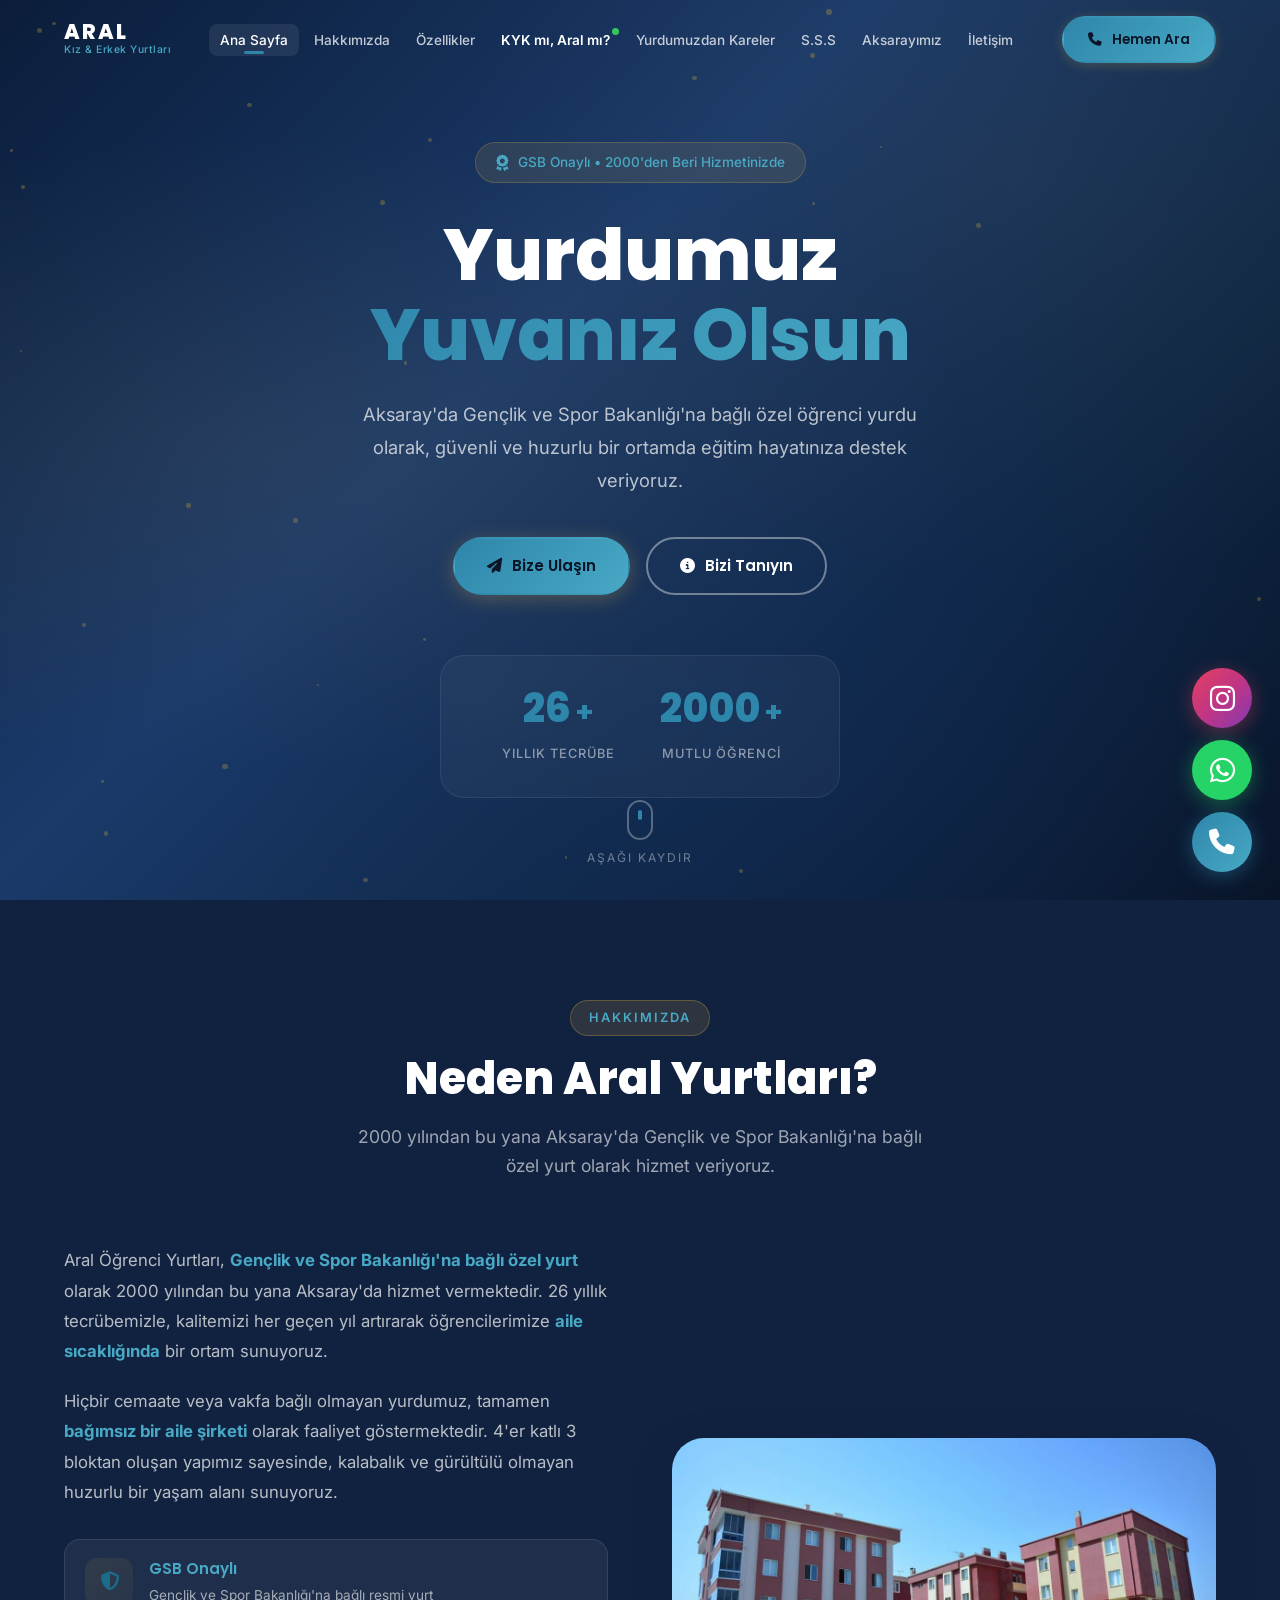
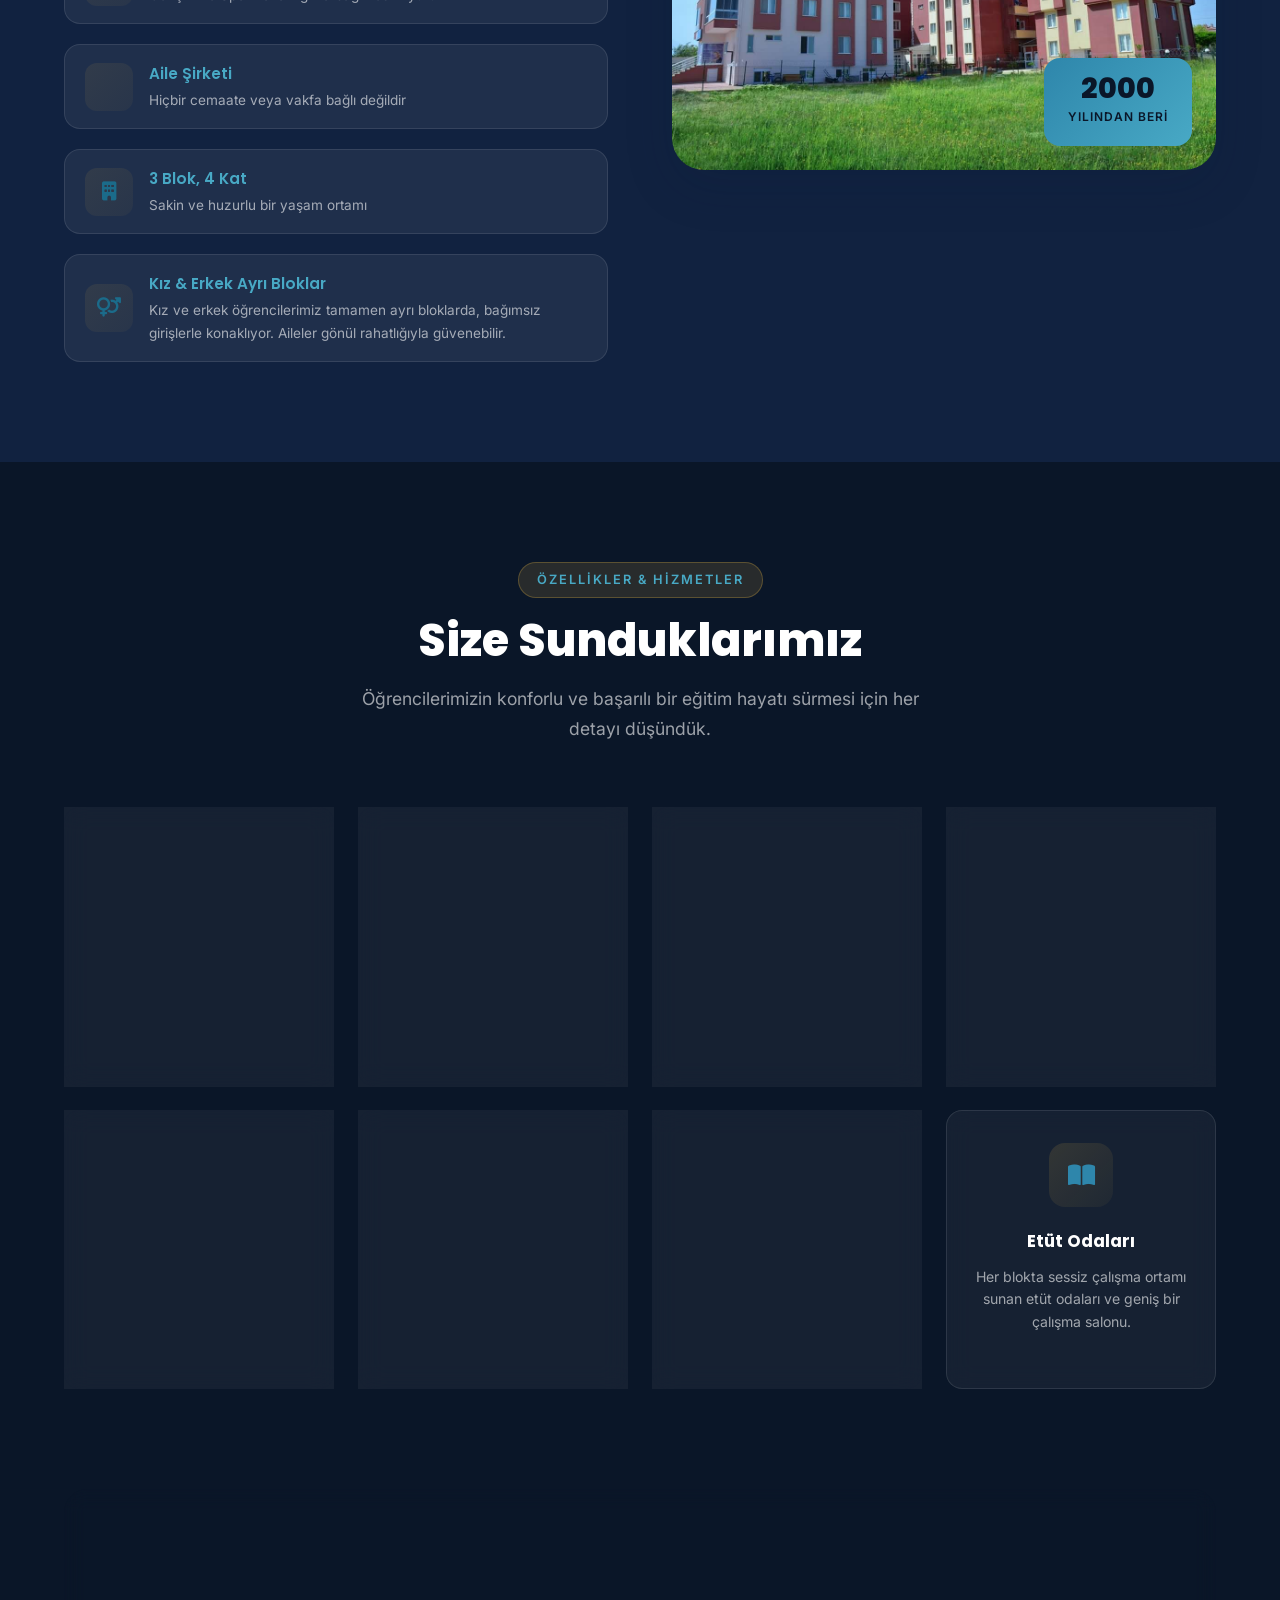
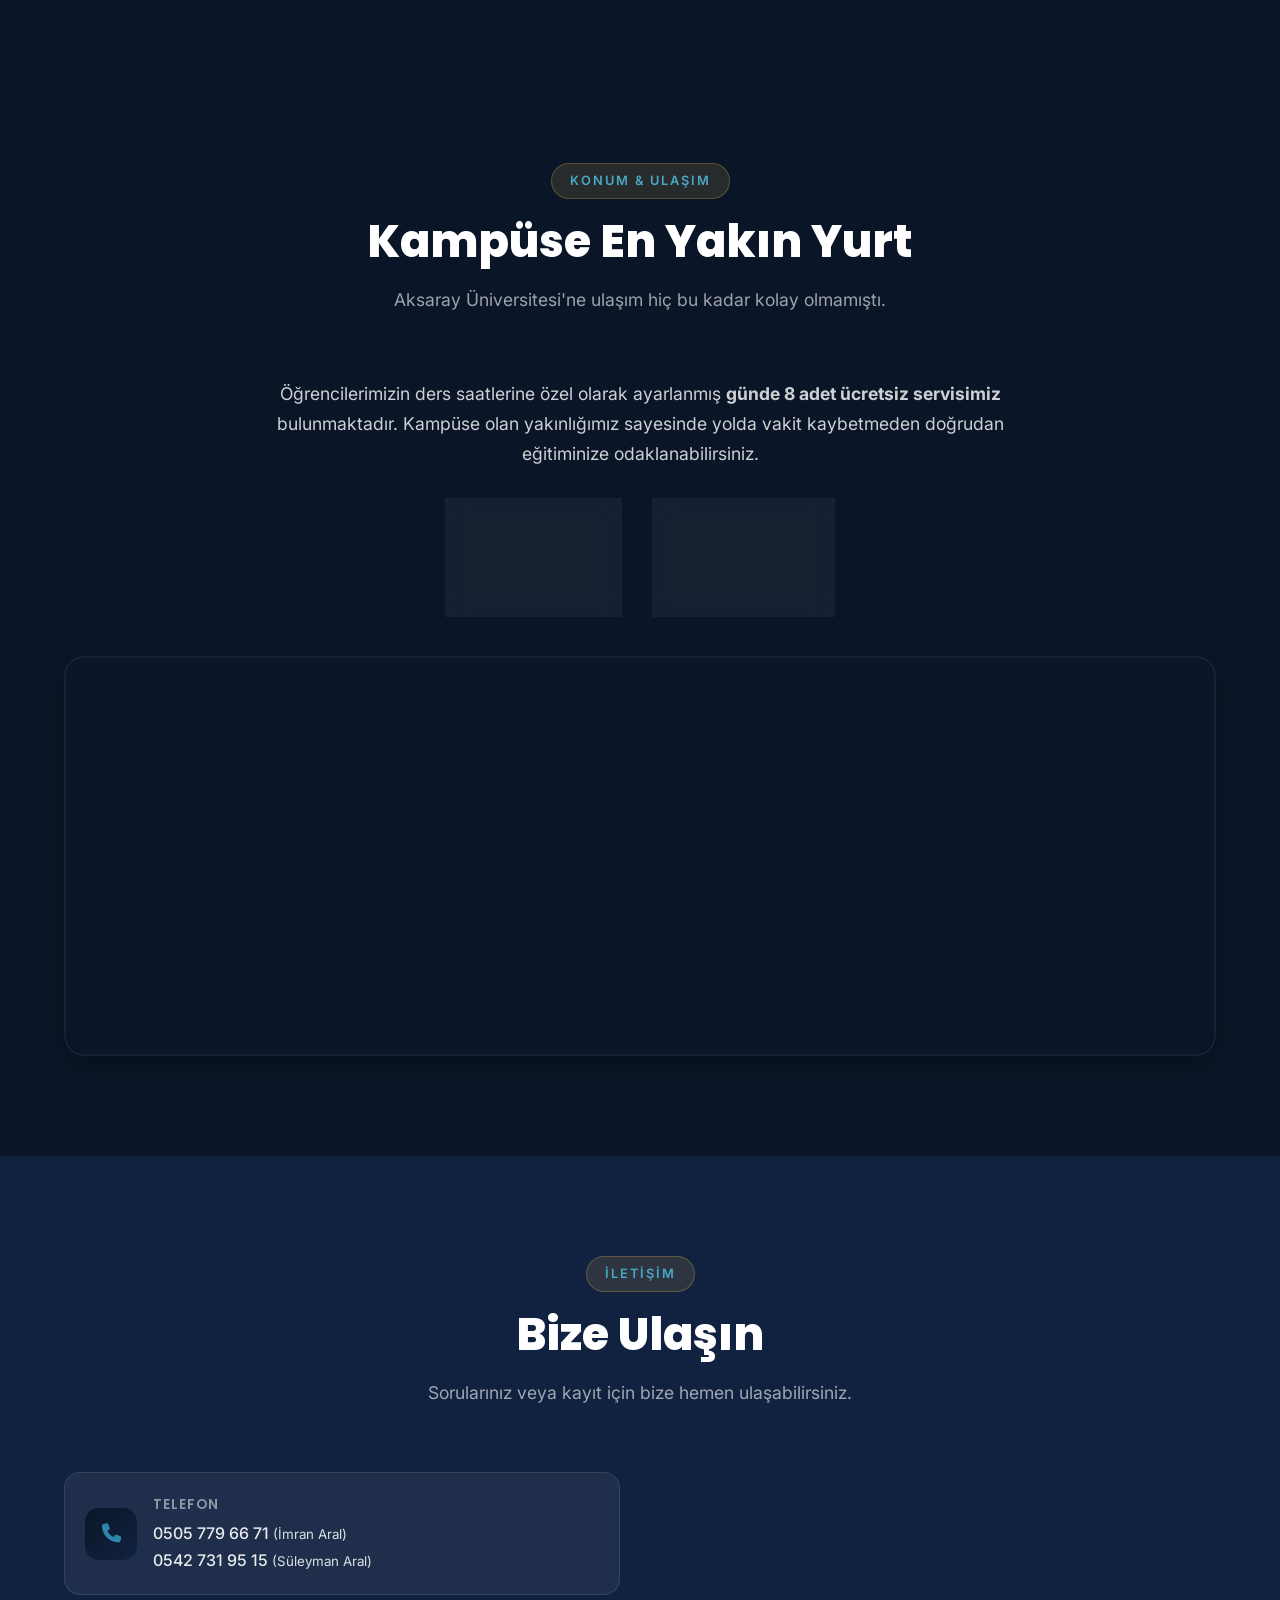
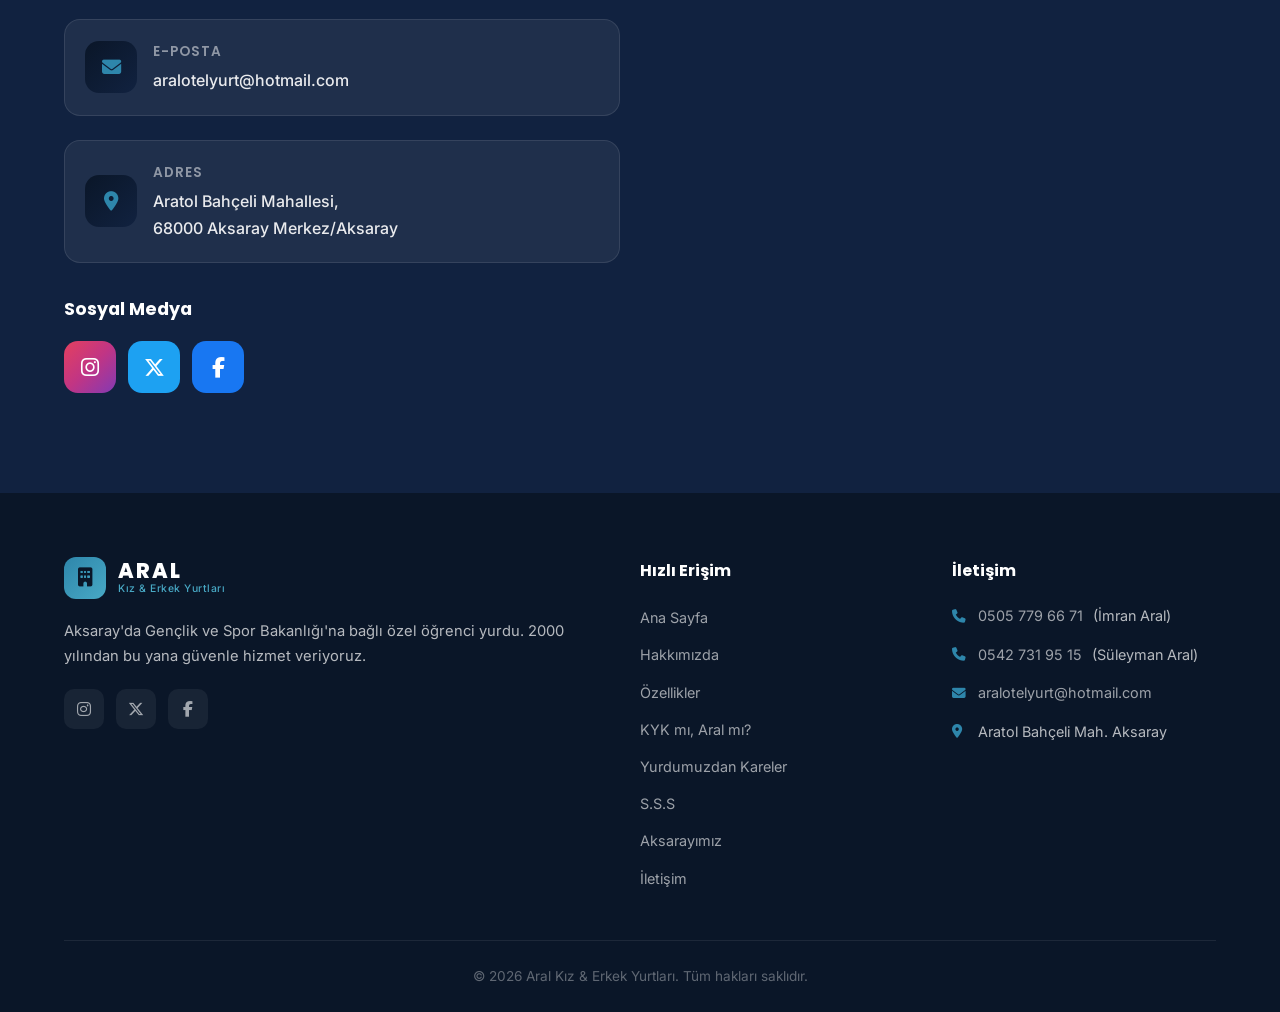
<file: index.html>
<!DOCTYPE html>
<html lang="tr">

<head>
    <meta charset="UTF-8">
    <meta name="viewport" content="width=device-width, initial-scale=1.0">
    <title>Aral Kız & Erkek Yurtları | Aksaray Öğrenci Yurdu</title>
    <meta name="description"
        content="Aksaray'da Gençlik ve Spor Bakanlığı'na bağlı özel öğrenci yurdu. 26 yıllık tecrübe, güvenli ortam, ders saatlerine göre ayarlanmış servis, 24 saat internet. Yurdumuz Yuvanız olsun.">
    <meta name="keywords"
        content="aksaray yurt, öğrenci yurdu, aral yurt, aksaray özel yurt, aksaray üniversitesi yurt, aksaray gezilecek yerler">
    <meta name="author" content="Aral Kız & Erkek Yurtları">
    <meta property="og:title" content="Aral Kız & Erkek Yurtları | Aksaray">
    <meta property="og:description"
        content="Aksaray'da Gençlik ve Spor Bakanlığı'na bağlı özel öğrenci yurdu. 26 yıllık tecrübe ile hizmetinizdeyiz.">
    <meta property="og:type" content="website">
    <meta property="og:url" content="https://aralyurt.com">
    <meta property="og:image" content="https://aralyurt.com/images/dis-cekim.jpg">
    <meta property="og:image:width" content="1200">
    <meta property="og:image:height" content="630">
    <meta name="twitter:card" content="summary_large_image">
    <meta name="twitter:image" content="https://aralyurt.com/images/dis-cekim.jpg">
    <link rel="canonical" href="https://aralyurt.com">
    <link rel="icon" href="favicon.ico?v=2" sizes="any">
    <link rel="icon" type="image/png" sizes="16x16" href="favicon-16x16.png?v=2">
    <link rel="icon" type="image/png" sizes="32x32" href="favicon-32x32.png?v=2">
    <link rel="icon" type="image/png" sizes="48x48" href="favicon-48x48.png?v=2">
    <link rel="icon" type="image/png" sizes="96x96" href="favicon-96x96.png?v=2">
    <link rel="apple-touch-icon" sizes="180x180" href="apple-touch-icon.png?v=2">
    <link rel="manifest" href="site.webmanifest">

    <!-- Google Fonts -->
    <link rel="preconnect" href="https://fonts.googleapis.com">
    <link rel="preconnect" href="https://fonts.gstatic.com" crossorigin>
    <link
        href="https://fonts.googleapis.com/css2?family=Poppins:wght@300;400;500;600;700;800&family=Inter:wght@300;400;500;600&display=swap"
        rel="stylesheet">

    <!-- Font Awesome -->
    <link rel="stylesheet" href="https://cdnjs.cloudflare.com/ajax/libs/font-awesome/6.5.1/css/all.min.css">

    <link rel="stylesheet" href="styles.css?v=20260819e">
    <script type="application/ld+json">
{
        "@context": "https://schema.org",
        "@type": "LodgingBusiness",
        "@id": "https://aralyurt.com/#kurum",
        "name": "Aral Kız & Erkek Yurtları",
        "alternateName": "Aral Öğrenci Yurtları",
        "description": "Aksaray'da Gençlik ve Spor Bakanlığı'na bağlı özel öğrenci yurdu. 2000 yılından bu yana kız ve erkek öğrencilere ayrı bloklarda, 1 ve 2 kişilik odalarda hizmet veriyoruz.",
        "url": "https://aralyurt.com",
        "image": "https://aralyurt.com/images/dis-cekim.jpg",
        "logo": "https://aralyurt.com/android-chrome-512x512.png",
        "telephone": [
                "+905057796671",
                "+905427319515"
        ],
        "email": "aralotelyurt@hotmail.com",
        "foundingDate": "2000",
        "address": {
                "@type": "PostalAddress",
                "streetAddress": "Aratol Bahçeli Mahallesi",
                "addressLocality": "Aksaray",
                "addressRegion": "Aksaray",
                "postalCode": "68000",
                "addressCountry": "TR"
        },
        "geo": {
                "@type": "GeoCoordinates",
                "latitude": 38.3548389,
                "longitude": 33.9665859
        },
        "hasMap": "https://maps.app.goo.gl/ehstThV2N6Cg6bsw9",
        "sameAs": [
                "https://www.instagram.com/aralyurt/",
                "https://twitter.com/slymnaral",
                "https://www.facebook.com/pages/category/Dorm/Aral-%C3%96%C4%9Frenci-Yurtlar%C4%B1-Aksaray-153214318023613/"
        ],
        "amenityFeature": [
                {
                        "@type": "LocationFeatureSpecification",
                        "name": "Ücretsiz kablosuz internet",
                        "value": true
                },
                {
                        "@type": "LocationFeatureSpecification",
                        "name": "Kahvaltı ve akşam yemeği",
                        "value": true
                },
                {
                        "@type": "LocationFeatureSpecification",
                        "name": "Ücretsiz kampüs servisi",
                        "value": true
                },
                {
                        "@type": "LocationFeatureSpecification",
                        "name": "Çamaşırhane",
                        "value": true
                },
                {
                        "@type": "LocationFeatureSpecification",
                        "name": "Etüt odaları",
                        "value": true
                },
                {
                        "@type": "LocationFeatureSpecification",
                        "name": "7/24 güvenlik ve kamera sistemi",
                        "value": true
                },
                {
                        "@type": "LocationFeatureSpecification",
                        "name": "Jeneratör ve su deposu",
                        "value": true
                },
                {
                        "@type": "LocationFeatureSpecification",
                        "name": "Oda temizliği",
                        "value": true
                }
        ]
}
    </script>
</head>

<body>

    <!-- ========== NAVBAR ========== -->
    <nav class="navbar" id="navbar">
        <div class="nav-container">
            <a href="#hero" class="nav-logo">
                <div class="logo-text">
                    <span class="logo-name">ARAL</span>
                    <span class="logo-sub">Kız & Erkek Yurtları</span>
                </div>
            </a>
            <ul class="nav-menu" id="nav-menu">
                <li><a href="#hero" class="nav-link active">Ana Sayfa</a></li>
                <li><a href="#hakkimizda" class="nav-link">Hakkımızda</a></li>
                <li><a href="#ozellikler" class="nav-link">Özellikler</a></li>
                <li><a href="kyk-mi-aral-mi.html" class="nav-link nav-link-hot">KYK mı, Aral mı?</a></li>
                <li><a href="videolar.html" class="nav-link">Yurdumuzdan Kareler</a></li>
                <li><a href="sss.html" class="nav-link">S.S.S</a></li>
                <li><a href="aksarayimiz.html" class="nav-link">Aksarayımız</a></li>
                <li><a href="#iletisim" class="nav-link">İletişim</a></li>
            </ul>
            <div class="nav-cta">
                <a href="tel:+905427319515" class="btn btn-nav-cta">
                    <i class="fas fa-phone"></i> Hemen Ara
                </a>
            </div>
            <button class="hamburger" id="hamburger" aria-label="Menüyü aç">
                <span></span>
                <span></span>
                <span></span>
            </button>
        </div>
    </nav>

    <!-- ========== HERO ========== -->
    <section class="hero" id="hero">
        <div class="hero-bg-overlay"></div>
        <div class="hero-particles" id="hero-particles"></div>
        <div class="hero-content">
            <!-- Sezonluk Kayıt Duyurusu: tarih aralığı script.js icindeki KAYIT_SEZONU ayarindan gelir -->
            <a href="#iletisim" class="hero-announce" id="hero-announce" hidden>
                <span class="announce-pulse"></span>
                <span class="announce-text"><strong id="announce-season">2026-2027</strong> Kayıtlarımız Başladı</span>
                <i class="fas fa-arrow-right announce-arrow"></i>
            </a>
            <div class="hero-badge">
                <i class="fas fa-award"></i>
                <span>GSB Onaylı • 2000'den Beri Hizmetinizde</span>
            </div>
            <h1 class="hero-title">
                <span class="hero-title-line">Yurdumuz</span>
                <span class="hero-title-line accent">Yuvanız Olsun</span>
            </h1>
            <p class="hero-subtitle">
                Aksaray'da Gençlik ve Spor Bakanlığı'na bağlı özel öğrenci yurdu olarak,
                güvenli ve huzurlu bir ortamda eğitim hayatınıza destek veriyoruz.
            </p>
            <div class="hero-buttons">
                <a href="#iletisim" class="btn btn-primary">
                    <i class="fas fa-paper-plane"></i> Bize Ulaşın
                </a>
                <a href="#hakkimizda" class="btn btn-outline">
                    <i class="fas fa-info-circle"></i> Bizi Tanıyın
                </a>
            </div>
            <div class="hero-stats">
                <div class="stat-item">
                    <span class="stat-number" data-target="26">0</span>
                    <span class="stat-suffix">+</span>
                    <span class="stat-label">Yıllık Tecrübe</span>
                </div>
                <div class="stat-item">
                    <span class="stat-number" data-target="2000">0</span>
                    <span class="stat-suffix">+</span>
                    <span class="stat-label">Mutlu Öğrenci</span>
                </div>
            </div>
        </div>
        <div class="hero-scroll-indicator">
            <a href="#hakkimizda">
                <div class="scroll-mouse">
                    <div class="scroll-wheel"></div>
                </div>
                <span>Aşağı Kaydır</span>
            </a>
        </div>
    </section>

    <!-- ========== HAKKIMIZDA ========== -->
    <section class="section hakkimizda" id="hakkimizda">
        <div class="container">
            <div class="section-header">
                <span class="section-tag">Hakkımızda</span>
                <h2 class="section-title">Neden Aral Yurtları?</h2>
                <p class="section-desc">2000 yılından bu yana Aksaray'da Gençlik ve Spor Bakanlığı'na bağlı özel yurt
                    olarak hizmet veriyoruz.</p>
            </div>
            <div class="about-grid">
                <div class="about-content reveal">
                    <div class="about-text">
                        <p>
                            Aral Öğrenci Yurtları, <strong>Gençlik ve Spor Bakanlığı'na bağlı özel yurt</strong> olarak
                            2000 yılından bu yana
                            Aksaray'da hizmet vermektedir. 26 yıllık tecrübemizle, kalitemizi her geçen yıl artırarak
                            öğrencilerimize <strong>aile sıcaklığında</strong> bir ortam sunuyoruz.
                        </p>
                        <p>
                            Hiçbir cemaate veya vakfa bağlı olmayan yurdumuz, tamamen <strong>bağımsız bir aile
                                şirketi</strong>
                            olarak faaliyet göstermektedir. 4'er katlı 3 bloktan oluşan yapımız sayesinde, kalabalık ve
                            gürültülü olmayan huzurlu bir yaşam alanı sunuyoruz.
                        </p>
                    </div>
                    <div class="about-highlights">
                        <div class="highlight-item">
                            <div class="highlight-icon"><i class="fas fa-shield-halved"></i></div>
                            <div>
                                <h4>GSB Onaylı</h4>
                                <p>Gençlik ve Spor Bakanlığı'na bağlı resmi yurt</p>
                            </div>
                        </div>
                        <div class="highlight-item">
                            <div class="highlight-icon"><i class="fas fa-home-heart"></i></div>
                            <div>
                                <h4>Aile Şirketi</h4>
                                <p>Hiçbir cemaate veya vakfa bağlı değildir</p>
                            </div>
                        </div>
                        <div class="highlight-item">
                            <div class="highlight-icon"><i class="fas fa-building"></i></div>
                            <div>
                                <h4>3 Blok, 4 Kat</h4>
                                <p>Sakin ve huzurlu bir yaşam ortamı</p>
                            </div>
                        </div>
                        <div class="highlight-item">
                            <div class="highlight-icon"><i class="fas fa-venus-mars"></i></div>
                            <div>
                                <h4>Kız & Erkek Ayrı Bloklar</h4>
                                <p>Kız ve erkek öğrencilerimiz tamamen ayrı bloklarda, bağımsız girişlerle konaklıyor.
                                    Aileler gönül rahatlığıyla güvenebilir.</p>
                            </div>
                        </div>
                    </div>
                </div>
                <div class="about-visual reveal">
                    <div class="about-image-card">
                        <img src="images/dis-cekim.jpg" alt="Aral Öğrenci Yurtları Binası" class="about-image"
                            loading="lazy">
                        <div class="about-badge">
                            <span class="badge-year">2000</span>
                            <span class="badge-text">yılından beri</span>
                        </div>
                    </div>
                </div>
            </div>
        </div>
    </section>

    <!-- ========== ÖZELLİKLER ========== -->
    <section class="section ozellikler" id="ozellikler">
        <div class="container">
            <div class="section-header">
                <span class="section-tag">Özellikler & Hizmetler</span>
                <h2 class="section-title">Size Sunduklarımız</h2>
                <p class="section-desc">Öğrencilerimizin konforlu ve başarılı bir eğitim hayatı sürmesi için her detayı
                    düşündük.</p>
            </div>
            <div class="features-grid">
                <div class="feature-card reveal">
                    <div class="feature-icon-wrap">
                        <i class="fas fa-bed"></i>
                    </div>
                    <h3>Oda Seçenekleri</h3>
                    <p>1 ve 2 kişilik konforlu oda seçenekleri. Özel banyo ve tuvalet içinde/dışında seçenekler.</p>
                </div>
                <div class="feature-card reveal">
                    <div class="feature-icon-wrap">
                        <i class="fas fa-wifi"></i>
                    </div>
                    <h3>24 Saat İnternet</h3>
                    <p>Tüm odalarda ve ortak alanlarda 24 saat yüksek hızda sınırsız internet erişimi.</p>
                </div>
                <div class="feature-card reveal">
                    <div class="feature-icon-wrap">
                        <i class="fas fa-utensils"></i>
                    </div>
                    <h3>Kahvaltı & Yemek</h3>
                    <p>Sabah kahvaltısı ve akşam yemeği uzman şeflerimiz tarafından hazırlanır.</p>
                </div>
                <div class="feature-card reveal">
                    <div class="feature-icon-wrap">
                        <i class="fas fa-bus"></i>
                    </div>
                    <h3>Ücretsiz Servis</h3>
                    <p>Gün içinde ders saatlerine göre ayarlanmış ücretsiz servis hizmeti. Aksaray Üniversitesi'ne
                        sadece 4
                        km.</p>
                </div>
                <div class="feature-card reveal">
                    <div class="feature-icon-wrap">
                        <i class="fas fa-map-marker-alt"></i>
                    </div>
                    <h3>Merkezi Konum</h3>
                    <p>Aksaray Otogarı'na 2 km'den daha yakın! Ulaşım kolaylığı ile öğrencilerimizin yanındayız.</p>
                </div>
                <div class="feature-card reveal">
                    <div class="feature-icon-wrap">
                        <i class="fas fa-shield-halved"></i>
                    </div>
                    <h3>Güvenlik</h3>
                    <p>Kamera kayıt sistemi, yangın algılama sistemi, 7/24 güvenlik ve depreme dayanıklı binalar.</p>
                </div>
                <div class="feature-card reveal">
                    <div class="feature-icon-wrap">
                        <i class="fas fa-shirt"></i>
                    </div>
                    <h3>Çamaşırhane</h3>
                    <p>Tam donanımlı çamaşırhane odası. Öğrencilerimiz çamaşırlarını ücretsiz olarak kendileri
                        yıkayabilir.</p>
                </div>
                <div class="feature-card reveal">
                    <div class="feature-icon-wrap">
                        <i class="fas fa-book-open"></i>
                    </div>
                    <h3>Etüt Odaları</h3>
                    <p>Her blokta sessiz çalışma ortamı sunan etüt odaları ve geniş bir çalışma salonu.</p>
                </div>

            </div>
        </div>
    </section>


    <!-- ========== KYK KARSILASTIRMA SERIDI ========== -->
    <section class="kyk-strip">
        <div class="container">
            <div class="kyk-strip-inner reveal">
                <div class="kyk-strip-text">
                    <span class="kyk-strip-tag">Tercih dönemi</span>
                    <h3>KYK mı, Aral mı?</h3>
                    <p>İkisini dürüstçe karşılaştırdık — yerleşme kesinliği, oda, ulaşım ve fiyat.</p>
                </div>
                <a href="kyk-mi-aral-mi.html" class="btn btn-primary kyk-strip-btn">
                    Karşılaştırmayı Gör <i class="fas fa-arrow-right"></i>
                </a>
            </div>
        </div>
    </section>

    <!-- ========== KAMPÜSE ULAŞIM ========== -->
    <section class="section ulasim" id="ulasim">
        <div class="container">
            <div class="section-header">
                <span class="section-tag">Konum & Ulaşım</span>
                <h2 class="section-title">Kampüse En Yakın Yurt</h2>
                <p class="section-desc">Aksaray Üniversitesi'ne ulaşım hiç bu kadar kolay olmamıştı.</p>
            </div>
            <div class="ulasim-content reveal">
                <div class="ulasim-text" style="margin-bottom: 40px; text-align: center;">
                    <p style="font-size: 1.1rem; color: rgba(255,255,255,0.8); max-width: 800px; margin: 0 auto 30px;">
                        Öğrencilerimizin ders saatlerine özel olarak ayarlanmış <strong>günde 8 adet ücretsiz servisimiz</strong> bulunmaktadır. Kampüse olan yakınlığımız sayesinde yolda vakit kaybetmeden doğrudan eğitiminize odaklanabilirsiniz.
                    </p>
                    <div class="ulasim-highlights" style="display: flex; justify-content: center; gap: 30px; flex-wrap: wrap;">
                        <div class="highlight-item" style="background: rgba(255,255,255,0.05); padding: 15px 30px; border-radius: 12px; backdrop-filter: blur(10px); border: 1px solid rgba(255,255,255,0.1); flex-direction: column; text-align: center;">
                            <i class="fas fa-bus" style="font-size: 2rem; color: var(--accent); margin-bottom: 10px;"></i>
                            <h4 style="color: white; font-family: var(--font-heading);">Günde 8 Sefer</h4>
                        </div>
                        <div class="highlight-item" style="background: rgba(255,255,255,0.05); padding: 15px 30px; border-radius: 12px; backdrop-filter: blur(10px); border: 1px solid rgba(255,255,255,0.1); flex-direction: column; text-align: center;">
                            <i class="fas fa-map-marked-alt" style="font-size: 2rem; color: var(--accent); margin-bottom: 10px;"></i>
                            <h4 style="color: white; font-family: var(--font-heading);">En Kısa Mesafe</h4>
                        </div>
                    </div>
                </div>
                <!-- CANLI HARİTA ROTA GÖSTERİMİ -->
                <div class="ulasim-map-container" style="width: 100%; height: 400px; border-radius: 20px; overflow: hidden; box-shadow: 0 10px 30px rgba(0,0,0,0.3); border: 2px solid rgba(255,255,255,0.05);">
                    <iframe 
                        src="https://maps.google.com/maps?saddr=Aral+Öğrenci+Yurtları,+Aksaray&daddr=Aksaray+Üniversitesi,+Aksaray&output=embed" 
                        width="100%" 
                        height="100%" 
                        style="border:0;" 
                        allowfullscreen="" 
                        loading="lazy" 
                        title="Kampüse Ulaşım Rotası">
                    </iframe>
                </div>
            </div>
        </div>
    </section>


    <!-- ========== İLETİŞİM ========== -->
    <section class="section iletisim" id="iletisim">
        <div class="container">
            <div class="section-header">
                <span class="section-tag">İletişim</span>
                <h2 class="section-title">Bize Ulaşın</h2>
                <p class="section-desc">Sorularınız veya kayıt için bize hemen ulaşabilirsiniz.</p>
            </div>
            <div class="contact-grid">
                <div class="contact-info reveal">
                    <div class="contact-card">
                        <div class="contact-item">
                            <div class="contact-icon"><i class="fas fa-phone"></i></div>
                            <div>
                                <h4>Telefon</h4>
                                <a href="tel:+905057796671">0505 779 66 71</a> <small>(İmran Aral)</small><br>
                                <a href="tel:+905427319515">0542 731 95 15</a> <small>(Süleyman Aral)</small>
                            </div>
                        </div>
                        <div class="contact-item">
                            <div class="contact-icon"><i class="fas fa-envelope"></i></div>
                            <div>
                                <h4>E-posta</h4>
                                <a href="mailto:aralotelyurt@hotmail.com">aralotelyurt@hotmail.com</a>
                            </div>
                        </div>
                        <div class="contact-item">
                            <div class="contact-icon"><i class="fas fa-location-dot"></i></div>
                            <div>
                                <h4>Adres</h4>
                                <a href="https://maps.app.goo.gl/ehstThV2N6Cg6bsw9" target="_blank"
                                    rel="noopener">Aratol Bahçeli Mahallesi,<br>68000 Aksaray Merkez/Aksaray</a>
                            </div>
                        </div>
                    </div>
                    <div class="social-links">
                        <h4>Sosyal Medya</h4>
                        <div class="social-icons">
                            <a href="https://www.instagram.com/aralyurt/" target="_blank" rel="noopener"
                                class="social-btn instagram" aria-label="Instagram">
                                <i class="fab fa-instagram"></i>
                            </a>
                            <a href="https://twitter.com/slymnaral" target="_blank" rel="noopener"
                                class="social-btn twitter" aria-label="Twitter">
                                <i class="fab fa-x-twitter"></i>
                            </a>
                            <a href="https://www.facebook.com/pages/category/Dorm/Aral-%C3%96%C4%9Frenci-Yurtlar%C4%B1-Aksaray-153214318023613/"
                                target="_blank" rel="noopener" class="social-btn facebook" aria-label="Facebook">
                                <i class="fab fa-facebook-f"></i>
                            </a>
                        </div>
                    </div>
                </div>
                <div class="contact-map reveal">
                    <a href="https://maps.app.goo.gl/ehstThV2N6Cg6bsw9" target="_blank" rel="noopener"
                        style="display:block;">
                        <iframe
                            src="https://www.google.com/maps/embed?pb=!1m18!1m12!1m3!1d657.7!2d33.9665859!3d38.3548389!2m3!1f0!2f0!3f0!3m2!1i1024!2i768!4f13.1!3m3!1m2!1s0x14d67aa2f808f5a9%3A0xba99c31a5db266b5!2sAral%20%C3%96%C4%9Frenci%20Yurtlar%C4%B1!5e0!3m2!1str!2str!4v1"
                            width="100%" height="400" style="border:0; border-radius: 16px; pointer-events: none;"
                            allowfullscreen="" loading="lazy" title="Aral Yurtları Konum">
                        </iframe>
                    </a>
                </div>
            </div>
        </div>
    </section>

    <!-- ========== FOOTER ========== -->
    <footer class="footer">
        <div class="container">
            <div class="footer-grid">
                <div class="footer-brand">
                    <div class="footer-logo">
                        <div class="logo-icon"><i class="fas fa-building"></i></div>
                        <div class="logo-text">
                            <span class="logo-name">ARAL</span>
                            <span class="logo-sub">Kız & Erkek Yurtları</span>
                        </div>
                    </div>
                    <p>Aksaray'da Gençlik ve Spor Bakanlığı'na bağlı özel öğrenci yurdu. 2000 yılından bu yana güvenle
                        hizmet veriyoruz.</p>
                    <div class="footer-social">
                        <a href="https://www.instagram.com/aralyurt/" target="_blank" rel="noopener"
                            aria-label="Instagram"><i class="fab fa-instagram"></i></a>
                        <a href="https://twitter.com/slymnaral" target="_blank" rel="noopener" aria-label="Twitter"><i
                                class="fab fa-x-twitter"></i></a>
                        <a href="https://www.facebook.com/pages/category/Dorm/Aral-%C3%96%C4%9Frenci-Yurtlar%C4%B1-Aksaray-153214318023613/"
                            target="_blank" rel="noopener" aria-label="Facebook"><i class="fab fa-facebook-f"></i></a>
                    </div>
                </div>
                <div class="footer-links">
                    <h4>Hızlı Erişim</h4>
                    <ul>
                        <li><a href="#hero">Ana Sayfa</a></li>
                        <li><a href="#hakkimizda">Hakkımızda</a></li>
                        <li><a href="#ozellikler">Özellikler</a></li>
                        <li><a href="kyk-mi-aral-mi.html">KYK mı, Aral mı?</a></li>
                        <li><a href="videolar.html">Yurdumuzdan Kareler</a></li>
                        <li><a href="sss.html">S.S.S</a></li>
                        <li><a href="aksarayimiz.html">Aksarayımız</a></li>
                        <li><a href="#iletisim">İletişim</a></li>
                    </ul>
                </div>
                <div class="footer-contact">
                    <h4>İletişim</h4>
                    <ul>
                        <li><i class="fas fa-phone"></i> <a href="tel:+905057796671">0505 779 66 71</a> (İmran Aral)
                        </li>
                        <li><i class="fas fa-phone"></i> <a href="tel:+905427319515">0542 731 95 15</a> (Süleyman Aral)
                        </li>
                        <li><i class="fas fa-envelope"></i> <a
                                href="mailto:aralotelyurt@hotmail.com">aralotelyurt@hotmail.com</a></li>
                        <li><i class="fas fa-location-dot"></i> Aratol Bahçeli Mah. Aksaray</li>
                    </ul>
                </div>
            </div>
            <div class="footer-bottom">
                <p>&copy; <span id="footer-year">2026</span> Aral Kız & Erkek Yurtları. Tüm hakları saklıdır.</p>
            </div>
        </div>
    </footer>

    <!-- Instagram Floating Button -->
    <a href="https://www.instagram.com/aralyurt/" target="_blank" rel="noopener" class="instagram-btn"
        aria-label="Instagram'da takip edin">
        <i class="fab fa-instagram"></i>
    </a>

    <!-- Ara Butonu -->
    <a href="tel:+905427319515" class="phone-btn" aria-label="Telefonla arayın">
        <i class="fas fa-phone"></i>
    </a>

    <!-- WhatsApp Button -->
    <a href="https://wa.me/905427319515?text=Merhaba%2C%202026-2027%20d%C3%B6nemi%20i%C3%A7in%20bo%C5%9F%20oda%20ve%20kay%C4%B1t%20bilgisi%20almak%20istiyorum." target="_blank" rel="noopener" class="whatsapp-btn"
        aria-label="WhatsApp ile iletişim">
        <i class="fab fa-whatsapp"></i>
    </a>

    <script src="script.js?v=20260819e"></script>
</body>

</html>
</file>
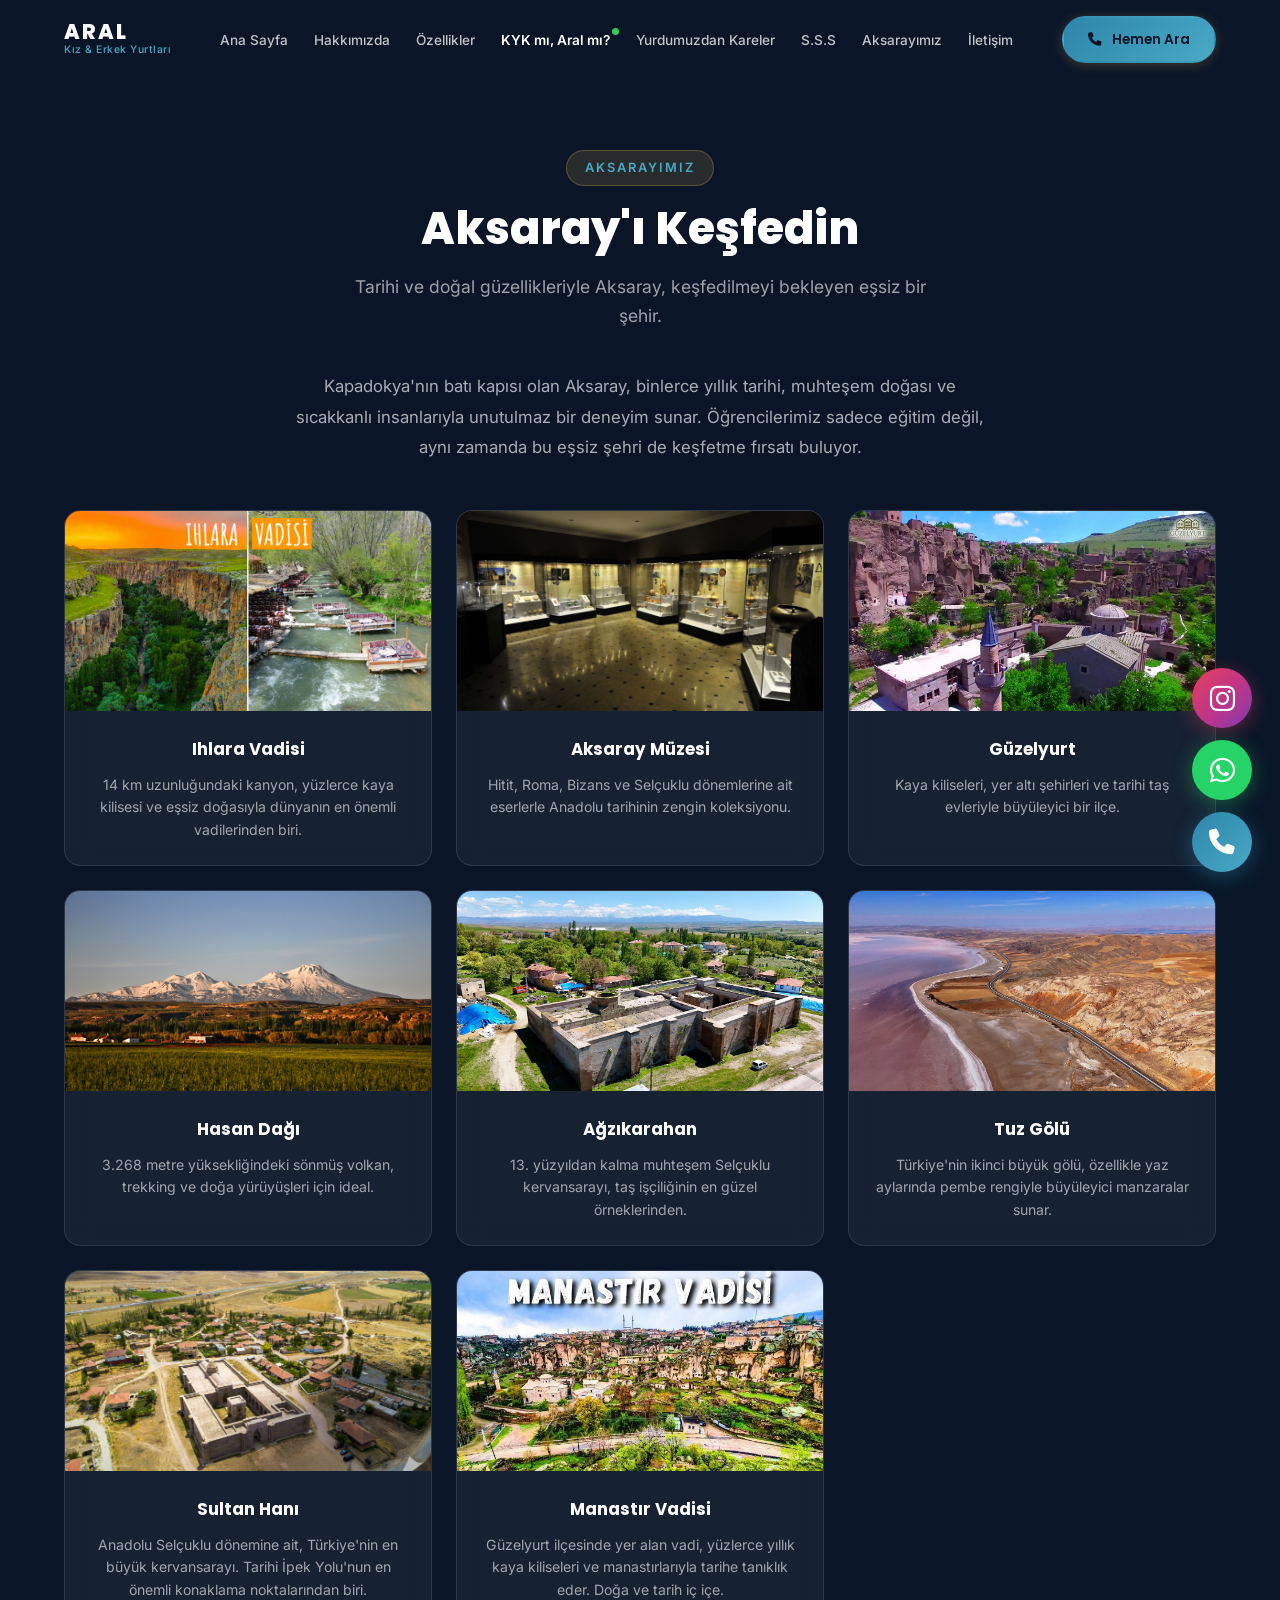
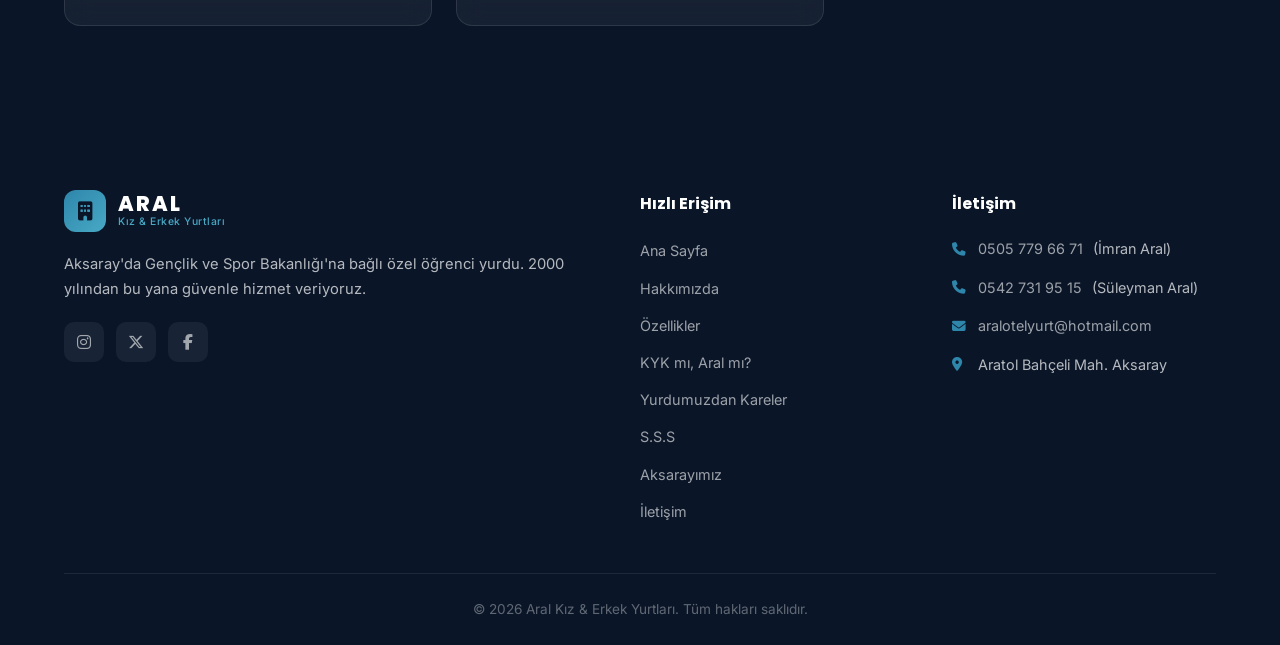
<file: aksarayimiz.html>
<!DOCTYPE html>
<html lang="tr">

<head>
    <meta charset="UTF-8">
    <meta name="viewport" content="width=device-width, initial-scale=1.0">
    <title>Aksaray'ı Keşfedin | Aral Kız & Erkek Yurtları</title>
    <meta name="description" content="Ihlara Vadisi, Tuz Gölü, Hasan Dağı, Sultan Hanı ve daha fazlası. Aksaray'da öğrenci olmanın keşfedilmeyi bekleyen yüzü.">
    <link rel="canonical" href="https://aralyurt.com/aksarayimiz.html">
    <meta property="og:title" content="Aksaray'ı Keşfedin | Aral Kız & Erkek Yurtları">
    <meta property="og:description" content="Ihlara Vadisi, Tuz Gölü, Hasan Dağı, Sultan Hanı ve daha fazlası. Aksaray'da öğrenci olmanın keşfedilmeyi bekleyen yüzü.">
    <meta property="og:type" content="website">
    <meta property="og:url" content="https://aralyurt.com/aksarayimiz.html">
    <meta property="og:image" content="https://aralyurt.com/images/dis-cekim.jpg">
    <link rel="icon" href="favicon.ico?v=2" sizes="any">
    <link rel="icon" type="image/png" sizes="16x16" href="favicon-16x16.png?v=2">
    <link rel="icon" type="image/png" sizes="32x32" href="favicon-32x32.png?v=2">
    <link rel="icon" type="image/png" sizes="48x48" href="favicon-48x48.png?v=2">
    <link rel="icon" type="image/png" sizes="96x96" href="favicon-96x96.png?v=2">
    <link rel="apple-touch-icon" sizes="180x180" href="apple-touch-icon.png?v=2">
    <link rel="manifest" href="site.webmanifest">

    <!-- Google Fonts -->
    <link rel="preconnect" href="https://fonts.googleapis.com">
    <link rel="preconnect" href="https://fonts.gstatic.com" crossorigin>
    <link
        href="https://fonts.googleapis.com/css2?family=Poppins:wght@300;400;500;600;700;800&family=Inter:wght@300;400;500;600&display=swap"
        rel="stylesheet">

    <!-- Font Awesome -->
    <link rel="stylesheet" href="https://cdnjs.cloudflare.com/ajax/libs/font-awesome/6.5.1/css/all.min.css">

    <link rel="stylesheet" href="styles.css?v=20260819e">
    <style>
        .section.aksarayimiz {
            padding-top: 150px;
        }
    </style>
</head>

<body>

    <!-- ========== NAVBAR ========== -->
    <nav class="navbar" id="navbar">
        <div class="nav-container">
            <a href="index.html" class="nav-logo">
                <div class="logo-text">
                    <span class="logo-name">ARAL</span>
                    <span class="logo-sub">Kız & Erkek Yurtları</span>
                </div>
            </a>
            <ul class="nav-menu" id="nav-menu">
                <li><a href="index.html#hero" class="nav-link">Ana Sayfa</a></li>
                <li><a href="index.html#hakkimizda" class="nav-link">Hakkımızda</a></li>
                <li><a href="index.html#ozellikler" class="nav-link">Özellikler</a></li>
                <li><a href="kyk-mi-aral-mi.html" class="nav-link nav-link-hot">KYK mı, Aral mı?</a></li>
                <li><a href="videolar.html" class="nav-link">Yurdumuzdan Kareler</a></li>
                <li><a href="sss.html" class="nav-link">S.S.S</a></li>
                <li><a href="aksarayimiz.html" class="nav-link active">Aksarayımız</a></li>
                <li><a href="index.html#iletisim" class="nav-link">İletişim</a></li>
            </ul>
            <div class="nav-cta">
                <a href="tel:+905427319515" class="btn btn-nav-cta">
                    <i class="fas fa-phone"></i> Hemen Ara
                </a>
            </div>
            <button class="hamburger" id="hamburger" aria-label="Menüyü aç">
                <span></span>
                <span></span>
                <span></span>
            </button>
        </div>
    </nav>

    <!-- ========== AKSARAYIMIZ ========== -->
    <section class="section aksarayimiz" id="aksarayimiz">
        <div class="container">
            <div class="section-header">
                <span class="section-tag">Aksarayımız</span>
                <h1 class="section-title">Aksaray'ı Keşfedin</h1>
                <p class="section-desc">Tarihi ve doğal güzellikleriyle Aksaray, keşfedilmeyi bekleyen eşsiz bir şehir.
                </p>
            </div>
            <p class="aksaray-intro">
                Kapadokya'nın batı kapısı olan Aksaray, binlerce yıllık tarihi, muhteşem doğası ve sıcakkanlı
                insanlarıyla unutulmaz bir deneyim sunar. Öğrencilerimiz sadece eğitim değil, aynı zamanda bu eşsiz
                şehri de keşfetme fırsatı buluyor.
            </p>
            <div class="aksaray-grid">
                <div class="aksaray-card reveal">
                    <div class="aksaray-card-img">
                        <img src="images/ihlara-vadisi.jpg" alt="Ihlara Vadisi" loading="lazy">
                    </div>
                    <div class="aksaray-card-body">
                        <h3>Ihlara Vadisi</h3>
                        <p>14 km uzunluğundaki kanyon, yüzlerce kaya kilisesi ve eşsiz doğasıyla dünyanın en önemli
                            vadilerinden biri.</p>
                    </div>
                </div>
                <div class="aksaray-card reveal">
                    <div class="aksaray-card-img">
                        <img src="images/aksaray-muzesi.jpg" alt="Aksaray Müzesi" loading="lazy">
                    </div>
                    <div class="aksaray-card-body">
                        <h3>Aksaray Müzesi</h3>
                        <p>Hitit, Roma, Bizans ve Selçuklu dönemlerine ait eserlerle Anadolu tarihinin zengin
                            koleksiyonu.</p>
                    </div>
                </div>
                <div class="aksaray-card reveal">
                    <div class="aksaray-card-img">
                        <img src="images/guzelyurt.jpeg" alt="Güzelyurt" loading="lazy">
                    </div>
                    <div class="aksaray-card-body">
                        <h3>Güzelyurt</h3>
                        <p>Kaya kiliseleri, yer altı şehirleri ve tarihi taş evleriyle büyüleyici bir ilçe.</p>
                    </div>
                </div>
                <div class="aksaray-card reveal">
                    <div class="aksaray-card-img">
                        <img src="images/hasandagi.jpg" alt="Hasan Dağı" loading="lazy">
                    </div>
                    <div class="aksaray-card-body">
                        <h3>Hasan Dağı</h3>
                        <p>3.268 metre yüksekliğindeki sönmüş volkan, trekking ve doğa yürüyüşleri için ideal.</p>
                    </div>
                </div>
                <div class="aksaray-card reveal">
                    <div class="aksaray-card-img">
                        <img src="images/agzikarahan.jpg" alt="Ağzıkarahan Kervansarayı" loading="lazy">
                    </div>
                    <div class="aksaray-card-body">
                        <h3>Ağzıkarahan</h3>
                        <p>13. yüzyıldan kalma muhteşem Selçuklu kervansarayı, taş işçiliğinin en güzel örneklerinden.
                        </p>
                    </div>
                </div>
                <div class="aksaray-card reveal">
                    <div class="aksaray-card-img">
                        <img src="images/tuzgolu.jpg" alt="Tuz Gölü" loading="lazy">
                    </div>
                    <div class="aksaray-card-body">
                        <h3>Tuz Gölü</h3>
                        <p>Türkiye'nin ikinci büyük gölü, özellikle yaz aylarında pembe rengiyle büyüleyici manzaralar
                            sunar.</p>
                    </div>
                </div>
                <div class="aksaray-card reveal">
                    <div class="aksaray-card-img">
                        <img src="images/sultanhani.jpg" alt="Sultan Hanı Kervansarayı" loading="lazy">
                    </div>
                    <div class="aksaray-card-body">
                        <h3>Sultan Hanı</h3>
                        <p>Anadolu Selçuklu dönemine ait, Türkiye'nin en büyük kervansarayı. Tarihi İpek Yolu'nun en
                            önemli konaklama noktalarından biri.</p>
                    </div>
                </div>
                <div class="aksaray-card reveal">
                    <div class="aksaray-card-img">
                        <img src="images/manastir-vadisi.jpg" alt="Manastır Vadisi" loading="lazy">
                    </div>
                    <div class="aksaray-card-body">
                        <h3>Manastır Vadisi</h3>
                        <p>Güzelyurt ilçesinde yer alan vadi, yüzlerce yıllık kaya kiliseleri ve manastırlarıyla tarihe
                            tanıklık eder. Doğa ve tarih iç içe.</p>
                    </div>
                </div>
            </div>
        </div>
    </section>

    <!-- ========== FOOTER ========== -->
    <footer class="footer">
        <div class="container">
            <div class="footer-grid">
                <div class="footer-brand">
                    <div class="footer-logo">
                        <div class="logo-icon"><i class="fas fa-building"></i></div>
                        <div class="logo-text">
                            <span class="logo-name">ARAL</span>
                            <span class="logo-sub">Kız & Erkek Yurtları</span>
                        </div>
                    </div>
                    <p>Aksaray'da Gençlik ve Spor Bakanlığı'na bağlı özel öğrenci yurdu. 2000 yılından bu yana güvenle
                        hizmet veriyoruz.</p>
                    <div class="footer-social">
                        <a href="https://www.instagram.com/aralyurt/" target="_blank" rel="noopener"
                            aria-label="Instagram"><i class="fab fa-instagram"></i></a>
                        <a href="https://twitter.com/slymnaral" target="_blank" rel="noopener" aria-label="Twitter"><i
                                class="fab fa-x-twitter"></i></a>
                        <a href="https://www.facebook.com/pages/category/Dorm/Aral-%C3%96%C4%9Frenci-Yurtlar%C4%B1-Aksaray-153214318023613/"
                            target="_blank" rel="noopener" aria-label="Facebook"><i class="fab fa-facebook-f"></i></a>
                    </div>
                </div>
                <div class="footer-links">
                    <h4>Hızlı Erişim</h4>
                    <ul>
                        <li><a href="index.html#hero">Ana Sayfa</a></li>
                        <li><a href="index.html#hakkimizda">Hakkımızda</a></li>
                        <li><a href="index.html#ozellikler">Özellikler</a></li>
                        <li><a href="kyk-mi-aral-mi.html">KYK mı, Aral mı?</a></li>
                        <li><a href="videolar.html">Yurdumuzdan Kareler</a></li>
                        <li><a href="sss.html">S.S.S</a></li>
                        <li><a href="aksarayimiz.html">Aksarayımız</a></li>
                        <li><a href="index.html#iletisim">İletişim</a></li>
                    </ul>
                </div>
                <div class="footer-contact">
                    <h4>İletişim</h4>
                    <ul>
                        <li><i class="fas fa-phone"></i> <a href="tel:+905057796671">0505 779 66 71</a> (İmran Aral)
                        </li>
                        <li><i class="fas fa-phone"></i> <a href="tel:+905427319515">0542 731 95 15</a> (Süleyman Aral)
                        </li>
                        <li><i class="fas fa-envelope"></i> <a
                                href="mailto:aralotelyurt@hotmail.com">aralotelyurt@hotmail.com</a></li>
                        <li><i class="fas fa-location-dot"></i> Aratol Bahçeli Mah. Aksaray</li>
                    </ul>
                </div>
            </div>
            <div class="footer-bottom">
                <p>&copy; <span id="footer-year">2026</span> Aral Kız & Erkek Yurtları. Tüm hakları saklıdır.</p>
            </div>
        </div>
    </footer>

    <!-- Instagram Floating Button -->
    <a href="https://www.instagram.com/aralyurt/" target="_blank" rel="noopener" class="instagram-btn"
        aria-label="Instagram'da takip edin">
        <i class="fab fa-instagram"></i>
    </a>

    <!-- Ara Butonu -->
    <a href="tel:+905427319515" class="phone-btn" aria-label="Telefonla arayın">
        <i class="fas fa-phone"></i>
    </a>

    <!-- WhatsApp Button -->
    <a href="https://wa.me/905427319515?text=Merhaba%2C%202026-2027%20d%C3%B6nemi%20i%C3%A7in%20bo%C5%9F%20oda%20ve%20kay%C4%B1t%20bilgisi%20almak%20istiyorum." target="_blank" rel="noopener" class="whatsapp-btn"
        aria-label="WhatsApp ile iletişim">
        <i class="fab fa-whatsapp"></i>
    </a>

    <script src="script.js?v=20260819e"></script>
</body>

</html>
</file>
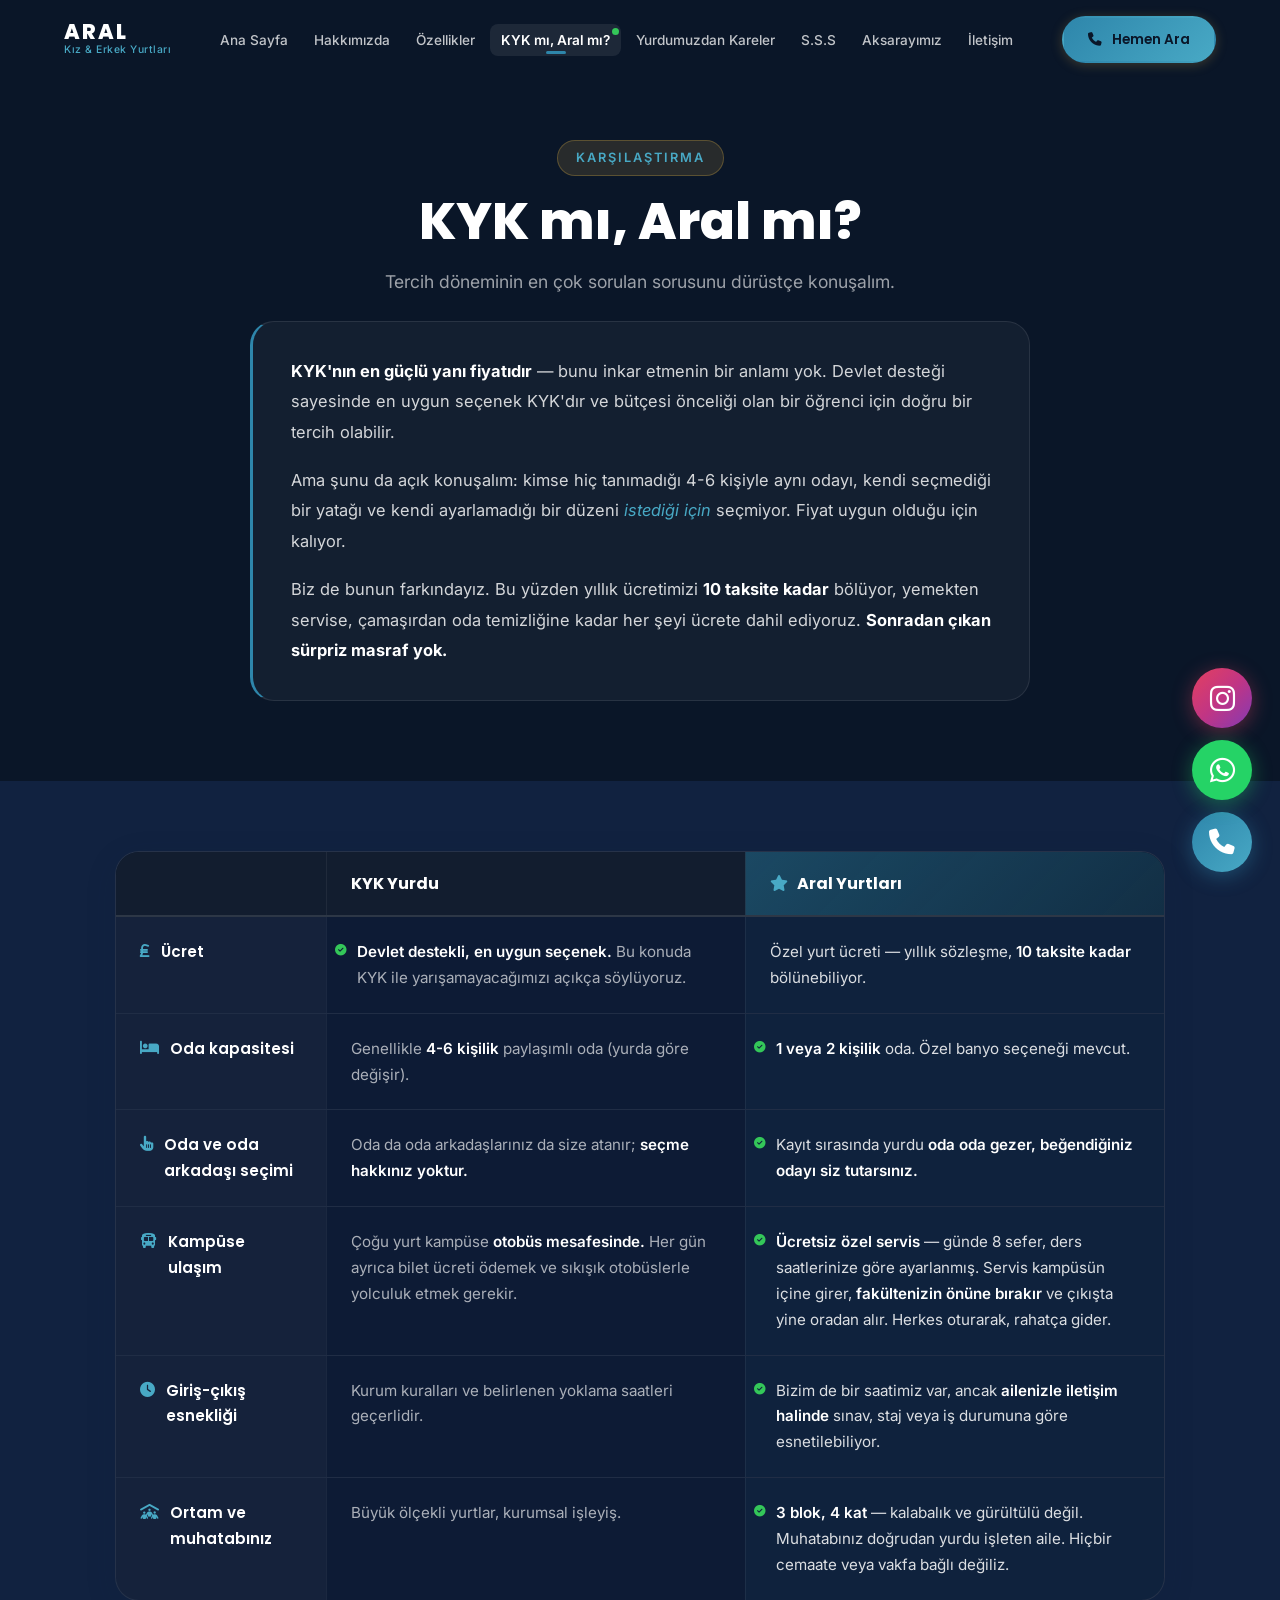
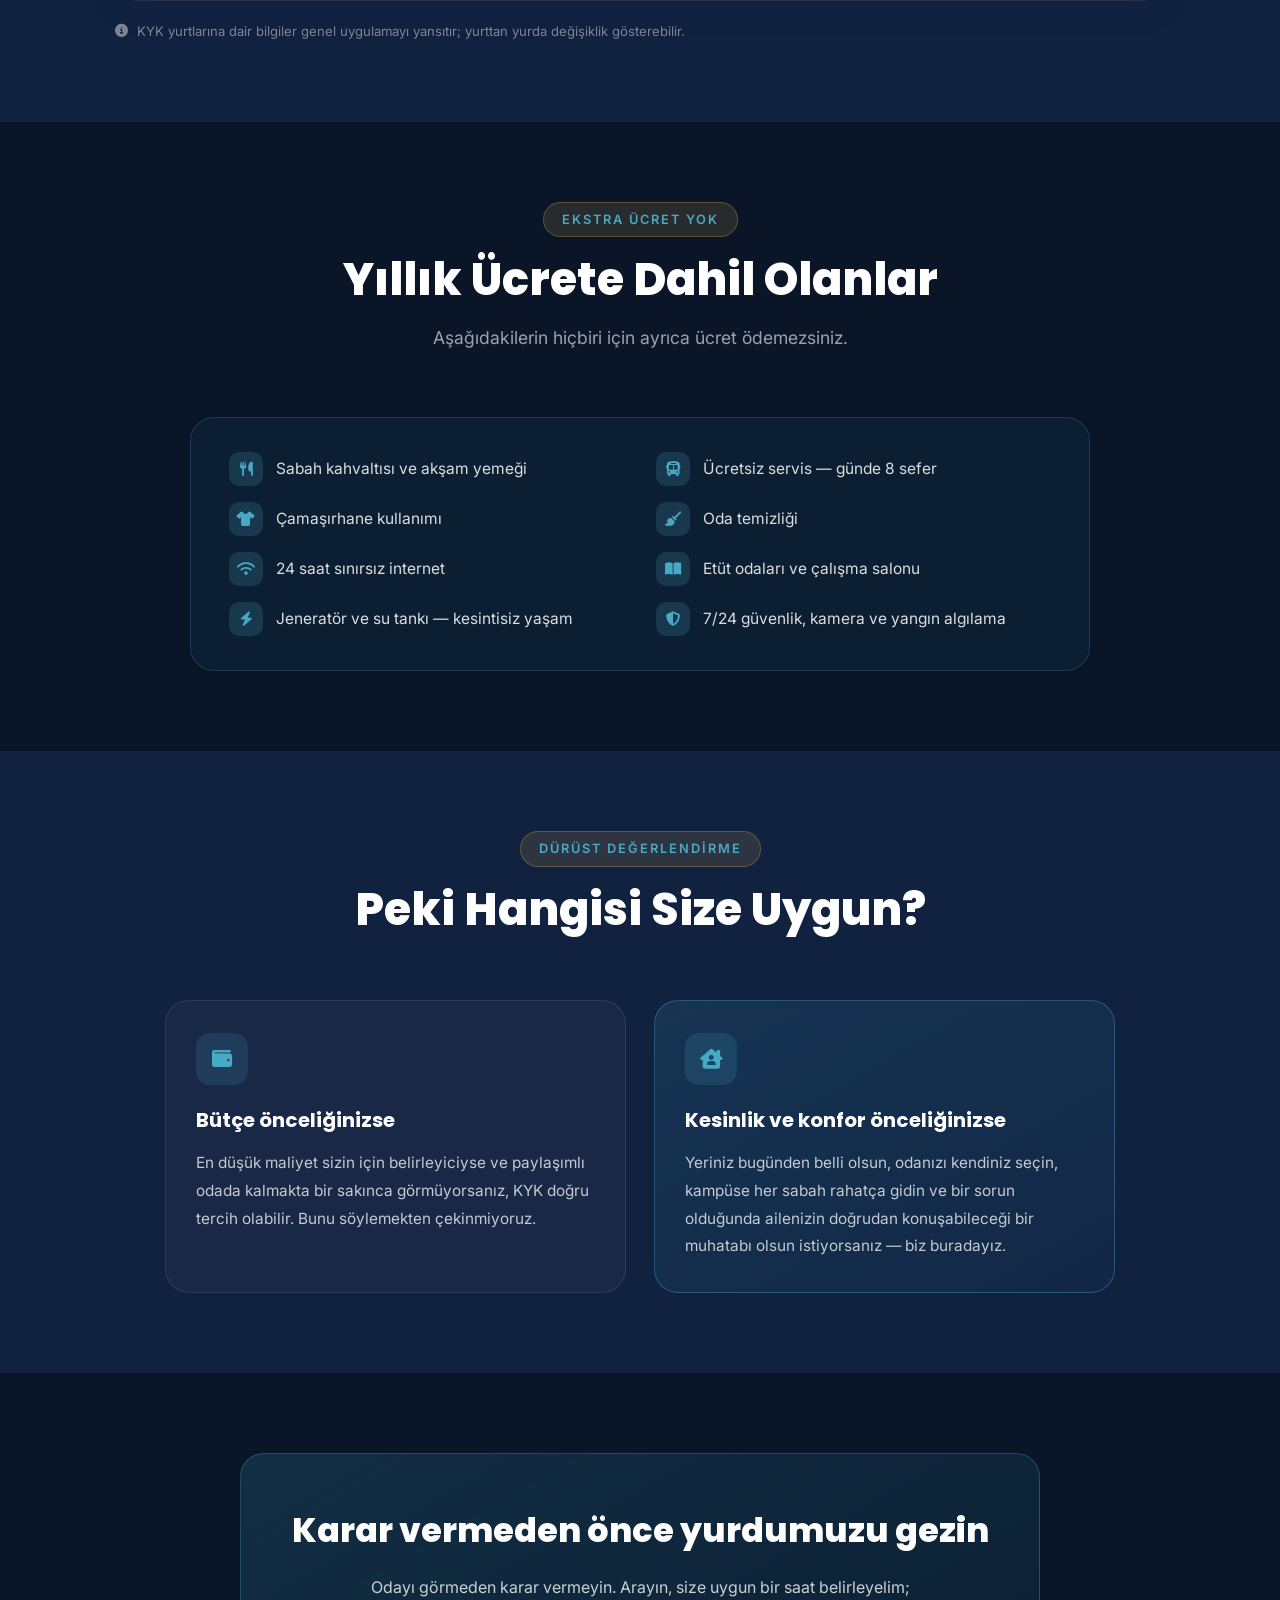
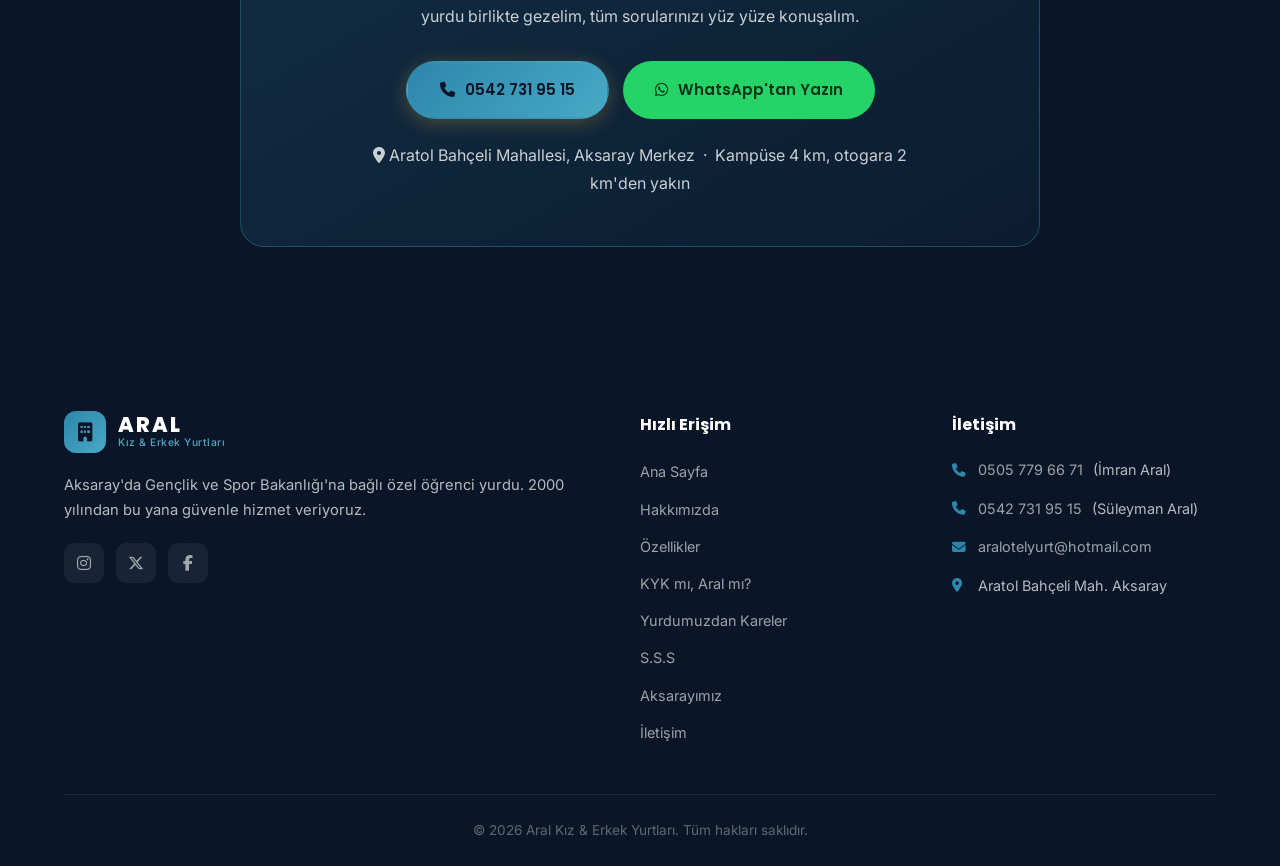
<file: kyk-mi-aral-mi.html>
<!DOCTYPE html>
<html lang="tr">

<head>
    <meta charset="UTF-8">
    <meta name="viewport" content="width=device-width, initial-scale=1.0">
    <title>KYK mı, Aral mı? | Aksaray Özel Öğrenci Yurdu Karşılaştırması</title>
    <meta name="description" content="KYK yurdu ile Aral Öğrenci Yurtları arasındaki farkları dürüstçe karşılaştırdık: yerleşme kesinliği, oda kapasitesi, kampüse ulaşım ve servis. Aksaray'da 2026-2027 kayıtları başladı.">
    <link rel="canonical" href="https://aralyurt.com/kyk-mi-aral-mi.html">
    <meta property="og:title" content="KYK mı, Aral mı? | Aksaray Özel Öğrenci Yurdu Karşılaştırması">
    <meta property="og:description" content="KYK yurdu ile Aral Öğrenci Yurtları arasındaki farkları dürüstçe karşılaştırdık: yerleşme kesinliği, oda kapasitesi, kampüse ulaşım ve servis. Aksaray'da 2026-2027 kayıtları başladı.">
    <meta property="og:type" content="website">
    <meta property="og:url" content="https://aralyurt.com/kyk-mi-aral-mi.html">
    <meta property="og:image" content="https://aralyurt.com/images/dis-cekim.jpg">
    <link rel="icon" href="favicon.ico?v=2" sizes="any">
    <link rel="icon" type="image/png" sizes="16x16" href="favicon-16x16.png?v=2">
    <link rel="icon" type="image/png" sizes="32x32" href="favicon-32x32.png?v=2">
    <link rel="icon" type="image/png" sizes="48x48" href="favicon-48x48.png?v=2">
    <link rel="icon" type="image/png" sizes="96x96" href="favicon-96x96.png?v=2">
    <link rel="apple-touch-icon" sizes="180x180" href="apple-touch-icon.png?v=2">
    <link rel="manifest" href="site.webmanifest">

    <!-- Google Fonts -->
    <link rel="preconnect" href="https://fonts.googleapis.com">
    <link rel="preconnect" href="https://fonts.gstatic.com" crossorigin>
    <link
        href="https://fonts.googleapis.com/css2?family=Poppins:wght@300;400;500;600;700;800&family=Inter:wght@300;400;500;600&display=swap"
        rel="stylesheet">

    <!-- Font Awesome -->
    <link rel="stylesheet" href="https://cdnjs.cloudflare.com/ajax/libs/font-awesome/6.5.1/css/all.min.css">

    <link rel="stylesheet" href="styles.css?v=20260819e">
</head>

<body>

    <!-- ========== NAVBAR ========== -->
    <nav class="navbar" id="navbar">
        <div class="nav-container">
            <a href="index.html" class="nav-logo">
                <div class="logo-text">
                    <span class="logo-name">ARAL</span>
                    <span class="logo-sub">Kız & Erkek Yurtları</span>
                </div>
            </a>
            <ul class="nav-menu" id="nav-menu">
                <li><a href="index.html#hero" class="nav-link">Ana Sayfa</a></li>
                <li><a href="index.html#hakkimizda" class="nav-link">Hakkımızda</a></li>
                <li><a href="index.html#ozellikler" class="nav-link">Özellikler</a></li>
                <li><a href="kyk-mi-aral-mi.html" class="nav-link nav-link-hot active">KYK mı, Aral mı?</a></li>
                <li><a href="videolar.html" class="nav-link">Yurdumuzdan Kareler</a></li>
                <li><a href="sss.html" class="nav-link">S.S.S</a></li>
                <li><a href="aksarayimiz.html" class="nav-link">Aksarayımız</a></li>
                <li><a href="index.html#iletisim" class="nav-link">İletişim</a></li>
            </ul>
            <div class="nav-cta">
                <a href="tel:+905427319515" class="btn btn-nav-cta">
                    <i class="fas fa-phone"></i> Hemen Ara
                </a>
            </div>
            <button class="hamburger" id="hamburger" aria-label="Menüyü aç">
                <span></span>
                <span></span>
                <span></span>
            </button>
        </div>
    </nav>

    <!-- ========== SAYFA BASLIGI ========== -->
    <section class="section kyk-page-header">
        <div class="container">
            <div class="section-header">
                <span class="section-tag">Karşılaştırma</span>
                <h1 class="section-title">KYK mı, Aral mı?</h1>
                <p class="section-desc">Tercih döneminin en çok sorulan sorusunu dürüstçe konuşalım.</p>
            </div>
        </div>
    </section>

    <!-- ========== DURUST GIRIS ========== -->
    <section class="section kyk-intro">
        <div class="container">
            <div class="kyk-honest reveal">
                <p>
                    <strong>KYK'nın en güçlü yanı fiyatıdır</strong> — bunu inkar etmenin bir anlamı yok.
                    Devlet desteği sayesinde en uygun seçenek KYK'dır ve bütçesi önceliği olan bir öğrenci
                    için doğru bir tercih olabilir.
                </p>
                <p>
                    Ama şunu da açık konuşalım: kimse hiç tanımadığı 4-6 kişiyle aynı odayı,
                    kendi seçmediği bir yatağı ve kendi ayarlamadığı bir düzeni <em>istediği için</em> seçmiyor.
                    Fiyat uygun olduğu için kalıyor.
                </p>
                <p>
                    Biz de bunun farkındayız. Bu yüzden yıllık ücretimizi <strong>10 taksite kadar</strong> bölüyor,
                    yemekten servise, çamaşırdan oda temizliğine kadar her şeyi ücrete dahil ediyoruz.
                    <strong>Sonradan çıkan sürpriz masraf yok.</strong>
                </p>
            </div>
        </div>
    </section>

    <!-- ========== KARSILASTIRMA TABLOSU ========== -->
    <section class="section kyk-compare">
        <div class="container">
            <div class="vs-table">
                <div class="vs-head">
                    <div class="vs-topic vs-topic-head"></div>
                    <div class="vs-cell vs-head-kyk">KYK Yurdu</div>
                    <div class="vs-cell vs-head-aral"><i class="fas fa-star"></i> Aral Yurtları</div>
                </div>
                <div class="vs-row reveal">
                    <div class="vs-topic"><i class="fas fa-lira-sign"></i><span>Ücret</span></div>
                    <div class="vs-cell vs-kyk is-plus" data-label="KYK Yurdu"><strong>Devlet destekli, en uygun seçenek.</strong> Bu konuda KYK ile yarışamayacağımızı açıkça söylüyoruz.</div>
                    <div class="vs-cell vs-aral" data-label="Aral Yurtları">Özel yurt ücreti — yıllık sözleşme, <strong>10 taksite kadar</strong> bölünebiliyor.</div>
                </div>
                <div class="vs-row reveal">
                    <div class="vs-topic"><i class="fas fa-bed"></i><span>Oda kapasitesi</span></div>
                    <div class="vs-cell vs-kyk" data-label="KYK Yurdu">Genellikle <strong>4-6 kişilik</strong> paylaşımlı oda (yurda göre değişir).</div>
                    <div class="vs-cell vs-aral is-plus" data-label="Aral Yurtları"><strong>1 veya 2 kişilik</strong> oda. Özel banyo seçeneği mevcut.</div>
                </div>
                <div class="vs-row reveal">
                    <div class="vs-topic"><i class="fas fa-hand-pointer"></i><span>Oda ve oda arkadaşı seçimi</span></div>
                    <div class="vs-cell vs-kyk" data-label="KYK Yurdu">Oda da oda arkadaşlarınız da size atanır; <strong>seçme hakkınız yoktur.</strong></div>
                    <div class="vs-cell vs-aral is-plus" data-label="Aral Yurtları">Kayıt sırasında yurdu <strong>oda oda gezer, beğendiğiniz odayı siz tutarsınız.</strong></div>
                </div>
                <div class="vs-row reveal">
                    <div class="vs-topic"><i class="fas fa-bus"></i><span>Kampüse ulaşım</span></div>
                    <div class="vs-cell vs-kyk" data-label="KYK Yurdu">Çoğu yurt kampüse <strong>otobüs mesafesinde.</strong> Her gün ayrıca bilet ücreti ödemek ve sıkışık otobüslerle yolculuk etmek gerekir.</div>
                    <div class="vs-cell vs-aral is-plus" data-label="Aral Yurtları"><strong>Ücretsiz özel servis</strong> — günde 8 sefer, ders saatlerinize göre ayarlanmış. Servis kampüsün içine girer, <strong>fakültenizin önüne bırakır</strong> ve çıkışta yine oradan alır. Herkes oturarak, rahatça gider.</div>
                </div>
                <div class="vs-row reveal">
                    <div class="vs-topic"><i class="fas fa-clock"></i><span>Giriş-çıkış esnekliği</span></div>
                    <div class="vs-cell vs-kyk" data-label="KYK Yurdu">Kurum kuralları ve belirlenen yoklama saatleri geçerlidir.</div>
                    <div class="vs-cell vs-aral is-plus" data-label="Aral Yurtları">Bizim de bir saatimiz var, ancak <strong>ailenizle iletişim halinde</strong> sınav, staj veya iş durumuna göre esnetilebiliyor.</div>
                </div>
                <div class="vs-row reveal">
                    <div class="vs-topic"><i class="fas fa-people-roof"></i><span>Ortam ve muhatabınız</span></div>
                    <div class="vs-cell vs-kyk" data-label="KYK Yurdu">Büyük ölçekli yurtlar, kurumsal işleyiş.</div>
                    <div class="vs-cell vs-aral is-plus" data-label="Aral Yurtları"><strong>3 blok, 4 kat</strong> — kalabalık ve gürültülü değil. Muhatabınız doğrudan yurdu işleten aile. Hiçbir cemaate veya vakfa bağlı değiliz.</div>
                </div>
            </div>
            <p class="vs-note">
                <i class="fas fa-circle-info"></i>
                KYK yurtlarına dair bilgiler genel uygulamayı yansıtır; yurttan yurda değişiklik gösterebilir.
            </p>
        </div>
    </section>

    <!-- ========== UCRETE DAHIL ========== -->
    <section class="section kyk-dahil">
        <div class="container">
            <div class="section-header">
                <span class="section-tag">Ekstra Ücret Yok</span>
                <h2 class="section-title">Yıllık Ücrete Dahil Olanlar</h2>
                <p class="section-desc">Aşağıdakilerin hiçbiri için ayrıca ücret ödemezsiniz.</p>
            </div>
            <div class="dahil-card reveal">
                <ul class="dahil-list">
                    <li><i class="fas fa-utensils"></i> Sabah kahvaltısı ve akşam yemeği</li>
                    <li><i class="fas fa-bus"></i> Ücretsiz servis — günde 8 sefer</li>
                    <li><i class="fas fa-shirt"></i> Çamaşırhane kullanımı</li>
                    <li><i class="fas fa-broom"></i> Oda temizliği</li>
                    <li><i class="fas fa-wifi"></i> 24 saat sınırsız internet</li>
                    <li><i class="fas fa-book-open"></i> Etüt odaları ve çalışma salonu</li>
                    <li><i class="fas fa-bolt"></i> Jeneratör ve su tankı — kesintisiz yaşam</li>
                    <li><i class="fas fa-shield-halved"></i> 7/24 güvenlik, kamera ve yangın algılama</li>
                </ul>
            </div>
        </div>
    </section>

    <!-- ========== KIME HANGISI ========== -->
    <section class="section kyk-kime">
        <div class="container">
            <div class="section-header">
                <span class="section-tag">Dürüst Değerlendirme</span>
                <h2 class="section-title">Peki Hangisi Size Uygun?</h2>
            </div>
            <div class="kime-grid">
                <div class="kime-card reveal">
                    <div class="kime-icon"><i class="fas fa-wallet"></i></div>
                    <h3>Bütçe önceliğinizse</h3>
                    <p>
                        En düşük maliyet sizin için belirleyiciyse ve paylaşımlı odada kalmakta bir sakınca
                        görmüyorsanız, KYK doğru tercih olabilir. Bunu söylemekten çekinmiyoruz.
                    </p>
                </div>
                <div class="kime-card kime-card-aral reveal">
                    <div class="kime-icon"><i class="fas fa-house-chimney-user"></i></div>
                    <h3>Kesinlik ve konfor önceliğinizse</h3>
                    <p>
                        Yeriniz bugünden belli olsun, odanızı kendiniz seçin, kampüse her sabah rahatça gidin ve
                        bir sorun olduğunda ailenizin doğrudan konuşabileceği bir muhatabı olsun istiyorsanız
                        — biz buradayız.
                    </p>
                </div>
            </div>
        </div>
    </section>

    <!-- ========== CTA ========== -->
    <section class="section kyk-cta">
        <div class="container">
            <div class="cta-box reveal">
                <h2>Karar vermeden önce yurdumuzu gezin</h2>
                <p>
                    Odayı görmeden karar vermeyin. Arayın, size uygun bir saat belirleyelim;
                    yurdu birlikte gezelim, tüm sorularınızı yüz yüze konuşalım.
                </p>
                <div class="cta-buttons">
                    <a href="tel:+905427319515" class="btn btn-primary">
                        <i class="fas fa-phone"></i> 0542 731 95 15
                    </a>
                    <a href="https://wa.me/905427319515?text=Merhaba%2C%202026-2027%20d%C3%B6nemi%20i%C3%A7in%20bo%C5%9F%20oda%20ve%20kay%C4%B1t%20bilgisi%20almak%20istiyorum." target="_blank" rel="noopener" class="btn btn-whatsapp">
                        <i class="fab fa-whatsapp"></i> WhatsApp'tan Yazın
                    </a>
                </div>
                <p class="cta-sub">
                    <i class="fas fa-location-dot"></i> Aratol Bahçeli Mahallesi, Aksaray Merkez
                    &nbsp;·&nbsp; Kampüse 4 km, otogara 2 km'den yakın
                </p>
            </div>
        </div>
    </section>

    <!-- ========== FOOTER ========== -->
    <footer class="footer">
        <div class="container">
            <div class="footer-grid">
                <div class="footer-brand">
                    <div class="footer-logo">
                        <div class="logo-icon"><i class="fas fa-building"></i></div>
                        <div class="logo-text">
                            <span class="logo-name">ARAL</span>
                            <span class="logo-sub">Kız & Erkek Yurtları</span>
                        </div>
                    </div>
                    <p>Aksaray'da Gençlik ve Spor Bakanlığı'na bağlı özel öğrenci yurdu. 2000 yılından bu yana güvenle
                        hizmet veriyoruz.</p>
                    <div class="footer-social">
                        <a href="https://www.instagram.com/aralyurt/" target="_blank" rel="noopener"
                            aria-label="Instagram"><i class="fab fa-instagram"></i></a>
                        <a href="https://twitter.com/slymnaral" target="_blank" rel="noopener" aria-label="Twitter"><i
                                class="fab fa-x-twitter"></i></a>
                        <a href="https://www.facebook.com/pages/category/Dorm/Aral-%C3%96%C4%9Frenci-Yurtlar%C4%B1-Aksaray-153214318023613/"
                            target="_blank" rel="noopener" aria-label="Facebook"><i class="fab fa-facebook-f"></i></a>
                    </div>
                </div>
                <div class="footer-links">
                    <h4>Hızlı Erişim</h4>
                    <ul>
                        <li><a href="index.html#hero">Ana Sayfa</a></li>
                        <li><a href="index.html#hakkimizda">Hakkımızda</a></li>
                        <li><a href="index.html#ozellikler">Özellikler</a></li>
                        <li><a href="kyk-mi-aral-mi.html">KYK mı, Aral mı?</a></li>
                        <li><a href="videolar.html">Yurdumuzdan Kareler</a></li>
                        <li><a href="sss.html">S.S.S</a></li>
                        <li><a href="aksarayimiz.html">Aksarayımız</a></li>
                        <li><a href="index.html#iletisim">İletişim</a></li>
                    </ul>
                </div>
                <div class="footer-contact">
                    <h4>İletişim</h4>
                    <ul>
                        <li><i class="fas fa-phone"></i> <a href="tel:+905057796671">0505 779 66 71</a> (İmran Aral)
                        </li>
                        <li><i class="fas fa-phone"></i> <a href="tel:+905427319515">0542 731 95 15</a> (Süleyman Aral)
                        </li>
                        <li><i class="fas fa-envelope"></i> <a
                                href="mailto:aralotelyurt@hotmail.com">aralotelyurt@hotmail.com</a></li>
                        <li><i class="fas fa-location-dot"></i> Aratol Bahçeli Mah. Aksaray</li>
                    </ul>
                </div>
            </div>
            <div class="footer-bottom">
                <p>&copy; <span id="footer-year">2026</span> Aral Kız & Erkek Yurtları. Tüm hakları saklıdır.</p>
            </div>
        </div>
    </footer>

    <!-- Instagram Floating Button -->
    <a href="https://www.instagram.com/aralyurt/" target="_blank" rel="noopener" class="instagram-btn"
        aria-label="Instagram'da takip edin">
        <i class="fab fa-instagram"></i>
    </a>

    <!-- Ara Butonu -->
    <a href="tel:+905427319515" class="phone-btn" aria-label="Telefonla arayın">
        <i class="fas fa-phone"></i>
    </a>

    <!-- WhatsApp Button -->
    <a href="https://wa.me/905427319515?text=Merhaba%2C%202026-2027%20d%C3%B6nemi%20i%C3%A7in%20bo%C5%9F%20oda%20ve%20kay%C4%B1t%20bilgisi%20almak%20istiyorum." target="_blank" rel="noopener" class="whatsapp-btn"
        aria-label="WhatsApp ile iletişim">
        <i class="fab fa-whatsapp"></i>
    </a>

    <script src="script.js?v=20260819e"></script>
</body>

</html>
</file>
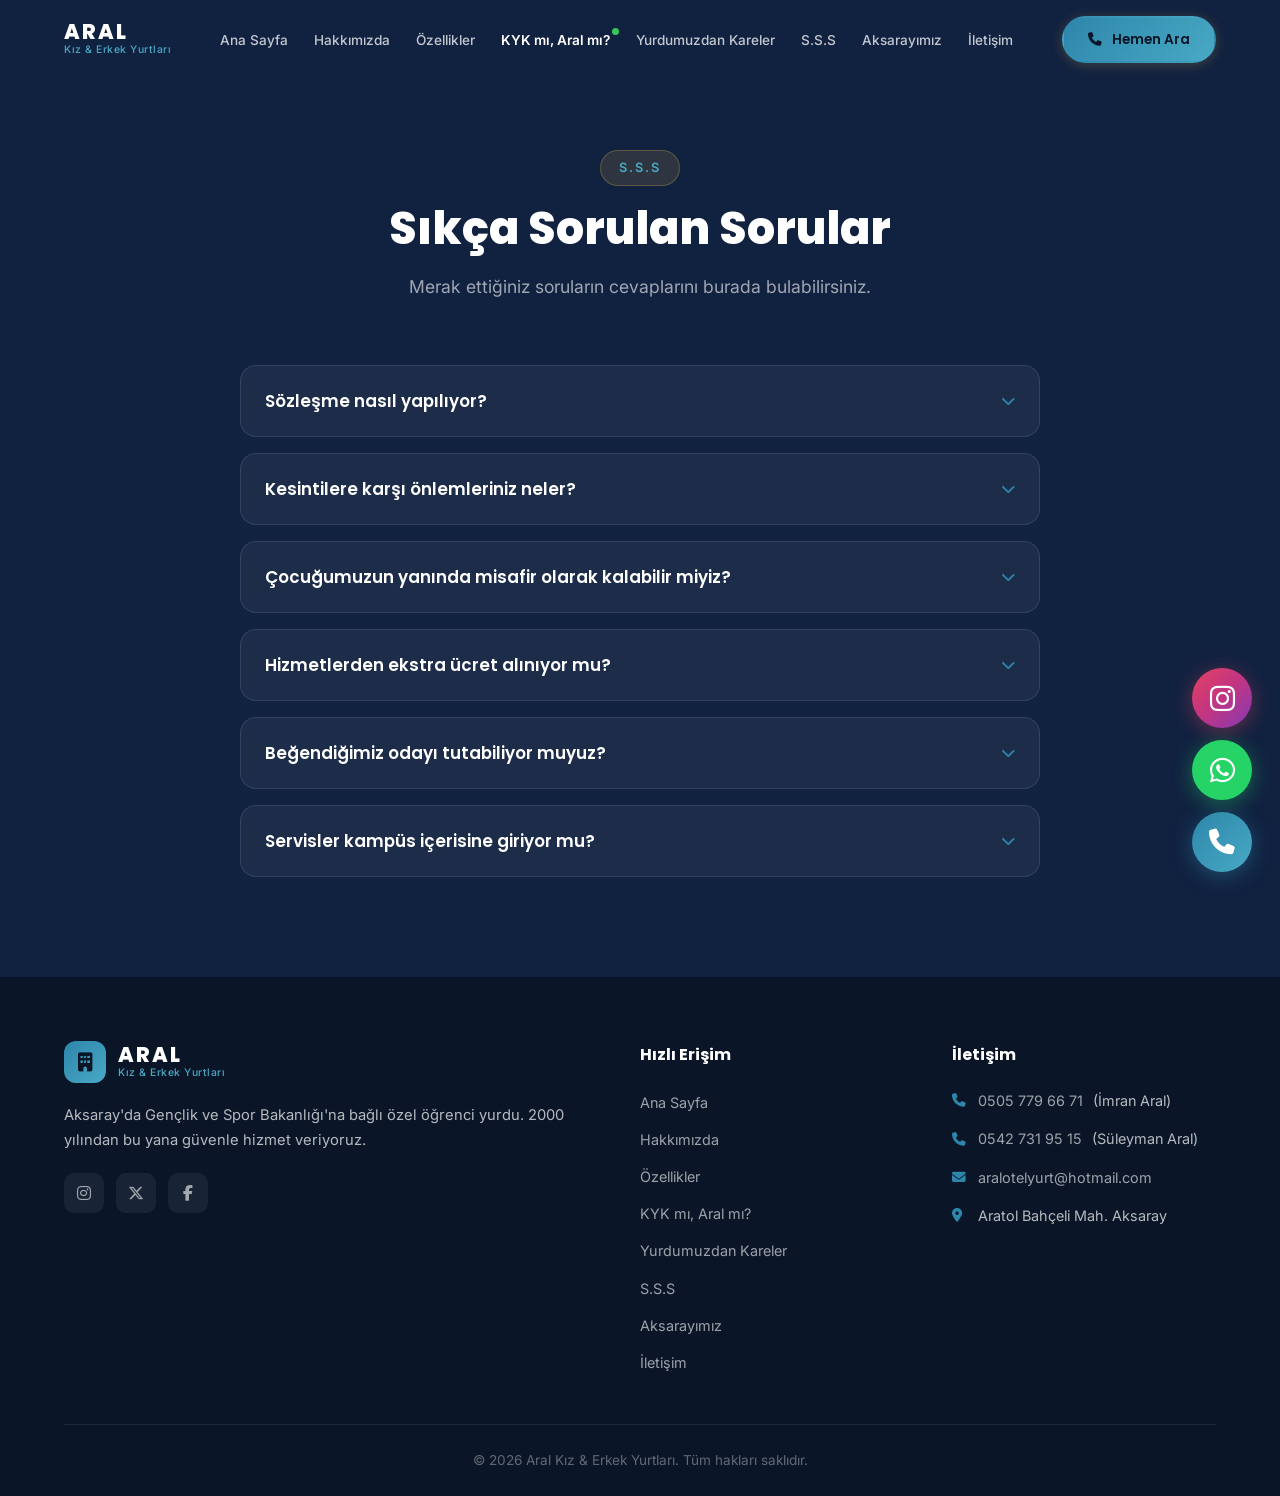
<file: sss.html>
<!DOCTYPE html>
<html lang="tr">

<head>
    <meta charset="UTF-8">
    <meta name="viewport" content="width=device-width, initial-scale=1.0">
    <title>Sıkça Sorulan Sorular | Aral Kız & Erkek Yurtları Aksaray</title>
    <meta name="description" content="Aksaray Aral Öğrenci Yurtları hakkında sıkça sorulan sorular: sözleşme, ödeme, taksit, oda seçimi, servis, misafir kabulü ve ekstra ücretler.">
    <link rel="canonical" href="https://aralyurt.com/sss.html">
    <meta property="og:title" content="Sıkça Sorulan Sorular | Aral Kız & Erkek Yurtları Aksaray">
    <meta property="og:description" content="Aksaray Aral Öğrenci Yurtları hakkında sıkça sorulan sorular: sözleşme, ödeme, taksit, oda seçimi, servis, misafir kabulü ve ekstra ücretler.">
    <meta property="og:type" content="website">
    <meta property="og:url" content="https://aralyurt.com/sss.html">
    <meta property="og:image" content="https://aralyurt.com/images/dis-cekim.jpg">
    <link rel="icon" href="favicon.ico?v=2" sizes="any">
    <link rel="icon" type="image/png" sizes="16x16" href="favicon-16x16.png?v=2">
    <link rel="icon" type="image/png" sizes="32x32" href="favicon-32x32.png?v=2">
    <link rel="icon" type="image/png" sizes="48x48" href="favicon-48x48.png?v=2">
    <link rel="icon" type="image/png" sizes="96x96" href="favicon-96x96.png?v=2">
    <link rel="apple-touch-icon" sizes="180x180" href="apple-touch-icon.png?v=2">
    <link rel="manifest" href="site.webmanifest">

    <!-- Google Fonts -->
    <link rel="preconnect" href="https://fonts.googleapis.com">
    <link rel="preconnect" href="https://fonts.gstatic.com" crossorigin>
    <link
        href="https://fonts.googleapis.com/css2?family=Poppins:wght@300;400;500;600;700;800&family=Inter:wght@300;400;500;600&display=swap"
        rel="stylesheet">

    <!-- Font Awesome -->
    <link rel="stylesheet" href="https://cdnjs.cloudflare.com/ajax/libs/font-awesome/6.5.1/css/all.min.css">

    <link rel="stylesheet" href="styles.css?v=20260819e">
    <style>
        .section.sss {
            padding-top: 150px;
        }
    </style>
    <script type="application/ld+json">
{
        "@context": "https://schema.org",
        "@type": "FAQPage",
        "mainEntity": [
                {
                        "@type": "Question",
                        "name": "Sözleşme nasıl yapılıyor?",
                        "acceptedAnswer": {
                                "@type": "Answer",
                                "text": "Sözleşme yıllık olarak imzalanır ve ücretinizi maksimum 10 taksitte ödeyebilirsiniz."
                        }
                },
                {
                        "@type": "Question",
                        "name": "Kesintilere karşı önlemleriniz neler?",
                        "acceptedAnswer": {
                                "@type": "Answer",
                                "text": "Elektrik kesintilerine karşı jeneratörümüz, su kesintilerine karşı su tankımız mevcuttur. Kesintisiz bir yaşam alanı sunuyoruz."
                        }
                },
                {
                        "@type": "Question",
                        "name": "Çocuğumuzun yanında misafir olarak kalabilir miyiz?",
                        "acceptedAnswer": {
                                "@type": "Answer",
                                "text": "Evet, yurdumuzda misafir kabul ediyoruz. Ailelerin çocuklarını ziyaret etmesine her zaman kapımız açıktır."
                        }
                },
                {
                        "@type": "Question",
                        "name": "Hizmetlerden ekstra ücret alınıyor mu?",
                        "acceptedAnswer": {
                                "@type": "Answer",
                                "text": "Hayır, kesinlikle ekstra ücret alınmaz. Çamaşır yıkama, oda temizliği, kampüse servis, kahvaltı ve yemek dahil tüm hizmetler ücrete dahildir."
                        }
                },
                {
                        "@type": "Question",
                        "name": "Beğendiğimiz odayı tutabiliyor muyuz?",
                        "acceptedAnswer": {
                                "@type": "Answer",
                                "text": "Evet! Kayıt sırasında yurdumuzu oda oda gezersiniz ve beğendiğiniz odayı tutarsınız. Oda yerleşimi tamamen sizin tercihinize göre belirlenir."
                        }
                },
                {
                        "@type": "Question",
                        "name": "Servisler kampüs içerisine giriyor mu?",
                        "acceptedAnswer": {
                                "@type": "Answer",
                                "text": "Evet, servislerimiz kampüsün içine girer. Fakültenize kadar bırakır ve ders çıkışında fakültenizin önünden alırız."
                        }
                }
        ]
}
    </script>
</head>

<body>

    <!-- ========== NAVBAR ========== -->
    <nav class="navbar" id="navbar">
        <div class="nav-container">
            <a href="index.html" class="nav-logo">
                <div class="logo-text">
                    <span class="logo-name">ARAL</span>
                    <span class="logo-sub">Kız & Erkek Yurtları</span>
                </div>
            </a>
            <ul class="nav-menu" id="nav-menu">
                <li><a href="index.html#hero" class="nav-link">Ana Sayfa</a></li>
                <li><a href="index.html#hakkimizda" class="nav-link">Hakkımızda</a></li>
                <li><a href="index.html#ozellikler" class="nav-link">Özellikler</a></li>
                <li><a href="kyk-mi-aral-mi.html" class="nav-link nav-link-hot">KYK mı, Aral mı?</a></li>
                <li><a href="videolar.html" class="nav-link">Yurdumuzdan Kareler</a></li>
                <li><a href="sss.html" class="nav-link active">S.S.S</a></li>
                <li><a href="aksarayimiz.html" class="nav-link">Aksarayımız</a></li>
                <li><a href="index.html#iletisim" class="nav-link">İletişim</a></li>
            </ul>
            <div class="nav-cta">
                <a href="tel:+905427319515" class="btn btn-nav-cta">
                    <i class="fas fa-phone"></i> Hemen Ara
                </a>
            </div>
            <button class="hamburger" id="hamburger" aria-label="Menüyü aç">
                <span></span>
                <span></span>
                <span></span>
            </button>
        </div>
    </nav>

    <!-- ========== SIKÇA SORULAN SORULAR ========== -->
    <section class="section sss" id="sss">
        <div class="container">
            <div class="section-header">
                <span class="section-tag">S.S.S</span>
                <h1 class="section-title">Sıkça Sorulan Sorular</h1>
                <p class="section-desc">Merak ettiğiniz soruların cevaplarını burada bulabilirsiniz.</p>
            </div>
            <div class="faq-container">
                <div class="faq-item reveal">
                    <button class="faq-question">
                        <span>Sözleşme nasıl yapılıyor?</span>
                        <i class="fas fa-chevron-down"></i>
                    </button>
                    <div class="faq-answer">
                        <p>Sözleşme yıllık olarak imzalanır ve ücretinizi maksimum 10 taksitte ödeyebilirsiniz.</p>
                    </div>
                </div>
                <div class="faq-item reveal">
                    <button class="faq-question">
                        <span>Kesintilere karşı önlemleriniz neler?</span>
                        <i class="fas fa-chevron-down"></i>
                    </button>
                    <div class="faq-answer">
                        <p>Elektrik kesintilerine karşı jeneratörümüz, su kesintilerine karşı su tankımız mevcuttur.
                            Kesintisiz bir yaşam alanı sunuyoruz.</p>
                    </div>
                </div>
                <div class="faq-item reveal">
                    <button class="faq-question">
                        <span>Çocuğumuzun yanında misafir olarak kalabilir miyiz?</span>
                        <i class="fas fa-chevron-down"></i>
                    </button>
                    <div class="faq-answer">
                        <p>Evet, yurdumuzda misafir kabul ediyoruz. Ailelerin çocuklarını ziyaret etmesine her zaman
                            kapımız açıktır.</p>
                    </div>
                </div>
                <div class="faq-item reveal">
                    <button class="faq-question">
                        <span>Hizmetlerden ekstra ücret alınıyor mu?</span>
                        <i class="fas fa-chevron-down"></i>
                    </button>
                    <div class="faq-answer">
                        <p>Hayır, kesinlikle ekstra ücret alınmaz. Çamaşır yıkama, oda temizliği, kampüse servis,
                            kahvaltı ve yemek dahil tüm hizmetler ücrete dahildir.</p>
                    </div>
                </div>
                <div class="faq-item reveal">
                    <button class="faq-question">
                        <span>Beğendiğimiz odayı tutabiliyor muyuz?</span>
                        <i class="fas fa-chevron-down"></i>
                    </button>
                    <div class="faq-answer">
                        <p>Evet! Kayıt sırasında yurdumuzu oda oda gezersiniz ve beğendiğiniz odayı tutarsınız. Oda
                            yerleşimi tamamen sizin tercihinize göre belirlenir.</p>
                    </div>
                </div>
                <div class="faq-item reveal">
                    <button class="faq-question">
                        <span>Servisler kampüs içerisine giriyor mu?</span>
                        <i class="fas fa-chevron-down"></i>
                    </button>
                    <div class="faq-answer">
                        <p>Evet, servislerimiz kampüsün içine girer. Fakültenize kadar bırakır ve ders çıkışında
                            fakültenizin önünden alırız.</p>
                    </div>
                </div>
            </div>
        </div>
    </section>

    <!-- ========== FOOTER ========== -->
    <footer class="footer">
        <div class="container">
            <div class="footer-grid">
                <div class="footer-brand">
                    <div class="footer-logo">
                        <div class="logo-icon"><i class="fas fa-building"></i></div>
                        <div class="logo-text">
                            <span class="logo-name">ARAL</span>
                            <span class="logo-sub">Kız & Erkek Yurtları</span>
                        </div>
                    </div>
                    <p>Aksaray'da Gençlik ve Spor Bakanlığı'na bağlı özel öğrenci yurdu. 2000 yılından bu yana güvenle
                        hizmet veriyoruz.</p>
                    <div class="footer-social">
                        <a href="https://www.instagram.com/aralyurt/" target="_blank" rel="noopener"
                            aria-label="Instagram"><i class="fab fa-instagram"></i></a>
                        <a href="https://twitter.com/slymnaral" target="_blank" rel="noopener" aria-label="Twitter"><i
                                class="fab fa-x-twitter"></i></a>
                        <a href="https://www.facebook.com/pages/category/Dorm/Aral-%C3%96%C4%9Frenci-Yurtlar%C4%B1-Aksaray-153214318023613/"
                            target="_blank" rel="noopener" aria-label="Facebook"><i class="fab fa-facebook-f"></i></a>
                    </div>
                </div>
                <div class="footer-links">
                    <h4>Hızlı Erişim</h4>
                    <ul>
                        <li><a href="index.html#hero">Ana Sayfa</a></li>
                        <li><a href="index.html#hakkimizda">Hakkımızda</a></li>
                        <li><a href="index.html#ozellikler">Özellikler</a></li>
                        <li><a href="kyk-mi-aral-mi.html">KYK mı, Aral mı?</a></li>
                        <li><a href="videolar.html">Yurdumuzdan Kareler</a></li>
                        <li><a href="sss.html">S.S.S</a></li>
                        <li><a href="aksarayimiz.html">Aksarayımız</a></li>
                        <li><a href="index.html#iletisim">İletişim</a></li>
                    </ul>
                </div>
                <div class="footer-contact">
                    <h4>İletişim</h4>
                    <ul>
                        <li><i class="fas fa-phone"></i> <a href="tel:+905057796671">0505 779 66 71</a> (İmran Aral)
                        </li>
                        <li><i class="fas fa-phone"></i> <a href="tel:+905427319515">0542 731 95 15</a> (Süleyman Aral)
                        </li>
                        <li><i class="fas fa-envelope"></i> <a
                                href="mailto:aralotelyurt@hotmail.com">aralotelyurt@hotmail.com</a></li>
                        <li><i class="fas fa-location-dot"></i> Aratol Bahçeli Mah. Aksaray</li>
                    </ul>
                </div>
            </div>
            <div class="footer-bottom">
                <p>&copy; <span id="footer-year">2026</span> Aral Kız & Erkek Yurtları. Tüm hakları saklıdır.</p>
            </div>
        </div>
    </footer>

    <!-- Instagram Floating Button -->
    <a href="https://www.instagram.com/aralyurt/" target="_blank" rel="noopener" class="instagram-btn"
        aria-label="Instagram'da takip edin">
        <i class="fab fa-instagram"></i>
    </a>

    <!-- Ara Butonu -->
    <a href="tel:+905427319515" class="phone-btn" aria-label="Telefonla arayın">
        <i class="fas fa-phone"></i>
    </a>

    <!-- WhatsApp Button -->
    <a href="https://wa.me/905427319515?text=Merhaba%2C%202026-2027%20d%C3%B6nemi%20i%C3%A7in%20bo%C5%9F%20oda%20ve%20kay%C4%B1t%20bilgisi%20almak%20istiyorum." target="_blank" rel="noopener" class="whatsapp-btn"
        aria-label="WhatsApp ile iletişim">
        <i class="fab fa-whatsapp"></i>
    </a>

    <script src="script.js?v=20260819e"></script>
</body>

</html>
</file>
<file: styles.css>
/* ===== DESIGN SYSTEM ===== */
:root {
    --primary: #0A1628;
    --primary-light: #112240;
    --accent: #2E86AB;
    --accent-light: #48A9C5;
    --accent-dark: #1B6B8A;
    --white: #FFFFFF;
    --off-white: #F0F4F8;
    --gray-100: #E2E8F0;
    --gray-200: #CBD5E1;
    --gray-400: #8E8E93;
    --gray-600: #636366;
    --gray-800: #3A3A3C;
    --dark: #1C1C1E;
    --success: #34C759;
    --shadow-sm: 0 2px 8px rgba(11, 29, 58, 0.08);
    --shadow-md: 0 8px 32px rgba(11, 29, 58, 0.12);
    --shadow-lg: 0 16px 48px rgba(11, 29, 58, 0.18);
    --shadow-glow: 0 0 40px rgba(212, 168, 67, 0.15);
    --radius-sm: 8px;
    --radius-md: 16px;
    --radius-lg: 24px;
    --radius-xl: 32px;
    --transition: 0.3s cubic-bezier(0.4, 0, 0.2, 1);
    --font-heading: 'Poppins', sans-serif;
    --font-body: 'Inter', sans-serif;
}

/* ===== RESET ===== */
*,
*::before,
*::after {
    margin: 0;
    padding: 0;
    box-sizing: border-box;
}

html {
    scroll-behavior: smooth;
    scroll-padding-top: 80px;
}

body {
    font-family: var(--font-body);
    font-size: 16px;
    line-height: 1.7;
    color: rgba(255, 255, 255, 0.85);
    background: var(--primary);
    overflow-x: hidden;
}

a {
    text-decoration: none;
    color: inherit;
    transition: var(--transition);
}

ul {
    list-style: none;
}

img {
    max-width: 100%;
    height: auto;
    display: block;
}

.container {
    width: 100%;
    max-width: 1200px;
    margin: 0 auto;
    padding: 0 24px;
}

/* ===== BUTTONS ===== */
.btn {
    display: inline-flex;
    align-items: center;
    gap: 10px;
    padding: 14px 32px;
    border-radius: 50px;
    font-family: var(--font-heading);
    font-weight: 600;
    font-size: 0.95rem;
    cursor: pointer;
    transition: var(--transition);
    border: 2px solid transparent;
    position: relative;
    overflow: hidden;
}

.btn-primary {
    background: linear-gradient(135deg, var(--accent), var(--accent-light));
    color: var(--primary);
    box-shadow: 0 4px 20px rgba(212, 168, 67, 0.3);
}

.btn-primary:hover {
    transform: translateY(-2px);
    box-shadow: 0 0 25px rgba(46, 134, 171, 0.6);
}

.btn-outline {
    border-color: rgba(255, 255, 255, 0.4);
    color: var(--white);
    backdrop-filter: blur(4px);
}

.btn-outline:hover {
    background: rgba(255, 255, 255, 0.12);
    border-color: rgba(255, 255, 255, 0.7);
    transform: translateY(-2px);
}

.btn-nav-cta {
    background: linear-gradient(135deg, var(--accent), var(--accent-light));
    color: var(--primary);
    padding: 10px 24px;
    font-size: 0.85rem;
    border-radius: 50px;
    font-family: var(--font-heading);
    font-weight: 600;
    box-shadow: 0 2px 12px rgba(212, 168, 67, 0.25);
}

.btn-nav-cta:hover {
    transform: translateY(-1px);
    box-shadow: 0 4px 20px rgba(212, 168, 67, 0.4);
}

/* ===== NAVBAR ===== */
.navbar {
    position: fixed;
    top: 0;
    left: 0;
    width: 100%;
    z-index: 1000;
    padding: 16px 0;
    transition: var(--transition);
}

.navbar.scrolled {
    background: rgba(11, 29, 58, 0.92);
    backdrop-filter: blur(20px);
    -webkit-backdrop-filter: blur(20px);
    padding: 8px 0;
    box-shadow: 0 4px 30px rgba(0, 0, 0, 0.15);
}

.nav-container {
    max-width: 1200px;
    margin: 0 auto;
    padding: 0 24px;
    display: flex;
    align-items: center;
    justify-content: space-between;
}

.nav-logo {
    display: flex;
    align-items: center;
    gap: 12px;
    z-index: 1001;
}

.logo-icon {
    width: 42px;
    height: 42px;
    border-radius: 12px;
    background: linear-gradient(135deg, var(--accent), var(--accent-light));
    display: flex;
    align-items: center;
    justify-content: center;
    color: var(--primary);
    font-size: 1.2rem;
    flex-shrink: 0;
}

.logo-text {
    display: flex;
    flex-direction: column;
}

.logo-name {
    font-family: var(--font-heading);
    font-weight: 800;
    font-size: 1.3rem;
    color: var(--white);
    letter-spacing: 2px;
    line-height: 1;
}

.logo-sub {
    font-size: 0.65rem;
    color: var(--accent-light);
    font-weight: 500;
    letter-spacing: 0.5px;
    line-height: 1.3;
}

.nav-menu {
    display: flex;
    align-items: center;
    gap: 4px;
}

.nav-link {
    padding: 8px 11px;
    font-size: 0.85rem;
    white-space: nowrap;
    font-weight: 500;
    color: rgba(255, 255, 255, 0.75);
    border-radius: 8px;
    transition: var(--transition);
    position: relative;
}

.nav-link:hover,
.nav-link.active {
    color: var(--white);
    background: rgba(255, 255, 255, 0.08);
}

.nav-link.active::after {
    content: '';
    position: absolute;
    bottom: 2px;
    left: 50%;
    transform: translateX(-50%);
    width: 20px;
    height: 3px;
    background: var(--accent);
    border-radius: 2px;
}

.nav-cta {
    display: flex;
    align-items: center;
}

.hamburger {
    display: none;
    flex-direction: column;
    gap: 5px;
    cursor: pointer;
    background: none;
    border: none;
    padding: 8px;
    z-index: 1001;
}

.hamburger span {
    width: 24px;
    height: 2.5px;
    background: var(--white);
    border-radius: 4px;
    transition: var(--transition);
}

.hamburger.active span:nth-child(1) {
    transform: rotate(45deg) translate(5px, 5px);
}

.hamburger.active span:nth-child(2) {
    opacity: 0;
}

.hamburger.active span:nth-child(3) {
    transform: rotate(-45deg) translate(5px, -5px);
}

/* ===== HERO ===== */
.hero {
    position: relative;
    min-height: 100vh;
    display: flex;
    align-items: center;
    justify-content: center;
    background: linear-gradient(135deg, #0B1D3A 0%, #1a3a6a 40%, #0f2847 70%, #091428 100%);
    overflow: hidden;
}

.hero-bg-overlay {
    position: absolute;
    inset: 0;
    background:
        radial-gradient(ellipse at 20% 50%, rgba(212, 168, 67, 0.08) 0%, transparent 50%),
        radial-gradient(ellipse at 80% 20%, rgba(212, 168, 67, 0.05) 0%, transparent 40%),
        radial-gradient(ellipse at 60% 80%, rgba(19, 45, 94, 0.4) 0%, transparent 50%);
}

.hero-particles {
    position: absolute;
    inset: 0;
    pointer-events: none;
}

.hero-particles .particle {
    position: absolute;
    width: 4px;
    height: 4px;
    background: rgba(212, 168, 67, 0.3);
    border-radius: 50%;
    animation: float-particle 8s infinite ease-in-out;
}

@keyframes float-particle {

    0%,
    100% {
        transform: translateY(0) scale(1);
        opacity: 0.3;
    }

    50% {
        transform: translateY(-60px) scale(1.5);
        opacity: 0.8;
    }
}

.hero-content {
    position: relative;
    z-index: 2;
    text-align: center;
    padding: 120px 24px 80px;
    max-width: 900px;
}

/* ===== SEZONLUK KAYIT DUYURUSU (hero) ===== */
.hero-announce[hidden] {
    display: none !important;
}

.hero-announce {
    display: flex;
    width: fit-content;
    align-items: center;
    justify-content: center;
    gap: 14px;
    padding: 14px 32px;
    margin: 0 auto 22px;
    background: linear-gradient(135deg, rgba(52, 199, 89, 0.18), rgba(52, 199, 89, 0.08));
    border: 1px solid rgba(52, 199, 89, 0.45);
    border-radius: 50px;
    color: var(--white);
    font-family: var(--font-heading);
    font-size: 1.15rem;
    font-weight: 700;
    letter-spacing: 0.2px;
    box-shadow: 0 0 34px rgba(52, 199, 89, 0.22);
    animation: fadeInDown 1s ease;
}

.hero-announce:hover {
    background: linear-gradient(135deg, rgba(52, 199, 89, 0.28), rgba(52, 199, 89, 0.14));
    border-color: rgba(52, 199, 89, 0.7);
    transform: translateY(-2px);
    box-shadow: 0 0 36px rgba(52, 199, 89, 0.3);
}

.hero-announce strong {
    font-weight: 800;
}

.announce-pulse {
    position: relative;
    flex-shrink: 0;
    width: 13px;
    height: 13px;
    border-radius: 50%;
    background: var(--success);
}

.announce-pulse::after {
    content: '';
    position: absolute;
    inset: 0;
    border-radius: 50%;
    background: var(--success);
    animation: announcePulse 2s ease-out infinite;
}

@keyframes announcePulse {
    0% { transform: scale(1); opacity: 0.7; }
    100% { transform: scale(3); opacity: 0; }
}

.announce-arrow {
    font-size: 0.95rem;
    opacity: 0.75;
    transition: var(--transition);
}

.hero-announce:hover .announce-arrow {
    transform: translateX(4px);
    opacity: 1;
}

@media (prefers-reduced-motion: reduce) {
    .announce-pulse::after { animation: none; }
}

@media (max-width: 600px) {
    .hero-announce {
        font-size: 0.95rem;
        padding: 12px 20px;
        gap: 10px;
    }

    .announce-pulse {
        width: 11px;
        height: 11px;
    }
}

.hero-badge {
    display: inline-flex;
    align-items: center;
    gap: 10px;
    padding: 8px 20px;
    background: rgba(212, 168, 67, 0.12);
    border: 1px solid rgba(212, 168, 67, 0.25);
    border-radius: 50px;
    color: var(--accent-light);
    font-size: 0.85rem;
    font-weight: 500;
    margin-bottom: 32px;
    animation: fadeInDown 1s ease;
}

.hero-badge i {
    font-size: 1rem;
}

.hero-title {
    font-family: var(--font-heading);
    font-size: clamp(2.8rem, 6vw, 4.5rem);
    font-weight: 800;
    color: var(--white);
    line-height: 1.1;
    margin-bottom: 24px;
    animation: fadeInUp 1s ease 0.2s both;
}

.hero-title-line {
    display: block;
}

.hero-title-line.accent {
    background: linear-gradient(135deg, var(--accent), var(--accent-light));
    -webkit-background-clip: text;
    -webkit-text-fill-color: transparent;
    background-clip: text;
}

.hero-subtitle {
    font-size: 1.15rem;
    color: rgba(255, 255, 255, 0.7);
    max-width: 600px;
    margin: 0 auto 40px;
    line-height: 1.8;
    animation: fadeInUp 1s ease 0.4s both;
}

.hero-buttons {
    display: flex;
    gap: 16px;
    justify-content: center;
    flex-wrap: wrap;
    margin-bottom: 60px;
    animation: fadeInUp 1s ease 0.6s both;
}

.hero-stats {
    display: grid;
    grid-template-columns: repeat(2, 1fr);
    gap: 24px;
    padding: 32px 48px;
    max-width: 400px;
    margin: 0 auto;
    background: rgba(255, 255, 255, 0.04);
    border: 1px solid rgba(255, 255, 255, 0.08);
    border-radius: var(--radius-lg);
    backdrop-filter: blur(10px);
    animation: fadeInUp 1s ease 0.8s both;
}

.stat-item {
    text-align: center;
}

.stat-number {
    font-family: var(--font-heading);
    font-size: 2.5rem;
    font-weight: 800;
    color: var(--accent);
    line-height: 1;
}

.stat-suffix {
    font-family: var(--font-heading);
    font-size: 1.8rem;
    font-weight: 700;
    color: var(--accent);
}

.stat-label {
    display: block;
    font-size: 0.8rem;
    color: rgba(255, 255, 255, 0.5);
    margin-top: 6px;
    font-weight: 500;
    text-transform: uppercase;
    letter-spacing: 1px;
}

.hero-scroll-indicator {
    position: absolute;
    bottom: 32px;
    left: 0;
    right: 0;
    text-align: center;
    z-index: 2;
    animation: fadeInUp 1s ease 1.2s both;
}

.hero-scroll-indicator a {
    display: flex;
    flex-direction: column;
    align-items: center;
    gap: 8px;
    color: rgba(255, 255, 255, 0.4);
    font-size: 0.75rem;
    text-transform: uppercase;
    letter-spacing: 2px;
}

.scroll-mouse {
    width: 26px;
    height: 40px;
    border: 2px solid rgba(255, 255, 255, 0.3);
    border-radius: 14px;
    display: flex;
    justify-content: center;
    padding-top: 8px;
}

.scroll-wheel {
    width: 4px;
    height: 10px;
    background: var(--accent);
    border-radius: 2px;
    animation: scroll-wheel 2s infinite;
}

@keyframes scroll-wheel {
    0% {
        transform: translateY(0);
        opacity: 1;
    }

    100% {
        transform: translateY(12px);
        opacity: 0;
    }
}

/* ===== SECTIONS ===== */
.section {
    padding: 100px 0;
}

.section-header {
    text-align: center;
    margin-bottom: 64px;
}

.section-tag {
    display: inline-block;
    padding: 6px 18px;
    background: rgba(212, 168, 67, 0.15);
    border: 1px solid rgba(212, 168, 67, 0.3);
    border-radius: 50px;
    color: var(--accent-light);
    font-size: 0.8rem;
    font-weight: 600;
    text-transform: uppercase;
    letter-spacing: 2px;
    margin-bottom: 16px;
}

.section-title {
    font-family: var(--font-heading);
    font-size: clamp(2rem, 4vw, 2.8rem);
    font-weight: 800;
    color: var(--white);
    margin-bottom: 16px;
    line-height: 1.2;
}

.section-desc {
    font-size: 1.1rem;
    color: rgba(255, 255, 255, 0.6);
    max-width: 600px;
    margin: 0 auto;
}

/* ===== HAKKIMIZDA ===== */
.hakkimizda {
    background: var(--primary-light);
}

.about-grid {
    display: grid;
    grid-template-columns: 1fr 1fr;
    gap: 64px;
    align-items: center;
}

.about-text p {
    margin-bottom: 20px;
    color: rgba(255, 255, 255, 0.7);
    font-size: 1.05rem;
    line-height: 1.8;
}

.about-text strong {
    color: var(--accent-light);
}

.about-highlights {
    display: flex;
    flex-direction: column;
    gap: 20px;
    margin-top: 32px;
}

.highlight-item {
    display: flex;
    align-items: center;
    gap: 16px;
    padding: 16px 20px;
    background: rgba(255, 255, 255, 0.06);
    border: 1px solid rgba(255, 255, 255, 0.1);
    border-radius: var(--radius-md);
    box-shadow: none;
    transition: var(--transition);
}

.highlight-item:hover {
    transform: translateX(8px);
    box-shadow: var(--shadow-md);
}

.highlight-icon {
    width: 48px;
    height: 48px;
    border-radius: 12px;
    background: linear-gradient(135deg, rgba(212, 168, 67, 0.1), rgba(212, 168, 67, 0.05));
    display: flex;
    align-items: center;
    justify-content: center;
    color: var(--accent-dark);
    font-size: 1.2rem;
    flex-shrink: 0;
}

.highlight-item h4 {
    font-family: var(--font-heading);
    font-size: 0.95rem;
    font-weight: 600;
    color: var(--accent-light);
    margin-bottom: 2px;
}

.highlight-item p {
    font-size: 0.85rem;
    color: rgba(255, 255, 255, 0.6);
    margin: 0;
}

.about-image-card {
    position: relative;
    border-radius: var(--radius-xl);
    overflow: hidden;
    box-shadow: var(--shadow-lg);
}

.about-image {
    width: 100%;
    height: 100%;
    object-fit: cover;
    display: block;
}

.about-badge {
    position: absolute;
    bottom: 24px;
    right: 24px;
    background: linear-gradient(135deg, var(--accent), var(--accent-light));
    color: var(--primary);
    padding: 16px 24px;
    border-radius: var(--radius-md);
    text-align: center;
    box-shadow: var(--shadow-md);
}

.badge-year {
    display: block;
    font-family: var(--font-heading);
    font-weight: 800;
    font-size: 1.8rem;
    line-height: 1;
}

.badge-text {
    font-size: 0.75rem;
    font-weight: 600;
    text-transform: uppercase;
    letter-spacing: 1px;
}

/* ===== ÖZELLİKLER ===== */
.features-grid {
    display: grid;
    grid-template-columns: repeat(4, 1fr);
    gap: 24px;
}

.feature-card {
    background: rgba(255, 255, 255, 0.05);
    border: 1px solid rgba(255, 255, 255, 0.1);
    backdrop-filter: blur(12px);
    -webkit-backdrop-filter: blur(12px);
    border-radius: var(--radius-md);
    padding: 32px 24px;
    text-align: center;
    transition: var(--transition);
    position: relative;
    overflow: hidden;
}

.feature-card::before {
    content: '';
    position: absolute;
    top: 0;
    left: 0;
    width: 100%;
    height: 4px;
    background: linear-gradient(135deg, var(--accent), var(--accent-light));
    transform: scaleX(0);
    transition: var(--transition);
}

.feature-card:hover {
    transform: translateY(-8px);
    box-shadow: var(--shadow-lg);
    border-color: transparent;
}

.feature-card:hover::before {
    transform: scaleX(1);
}

.feature-icon-wrap {
    width: 64px;
    height: 64px;
    border-radius: 16px;
    background: linear-gradient(135deg, rgba(212, 168, 67, 0.15), rgba(212, 168, 67, 0.05));
    display: flex;
    align-items: center;
    justify-content: center;
    margin: 0 auto 20px;
    font-size: 1.5rem;
    color: var(--accent);
    transition: var(--transition);
}

.feature-card:hover .feature-icon-wrap {
    background: linear-gradient(135deg, var(--accent), var(--accent-light));
    color: var(--primary);
    transform: scale(1.1);
}

.feature-card h3 {
    font-family: var(--font-heading);
    font-size: 1.05rem;
    font-weight: 700;
    color: var(--white);
    margin-bottom: 10px;
}

.feature-card p {
    font-size: 0.88rem;
    color: rgba(255, 255, 255, 0.6);
    line-height: 1.6;
}

/* ===== ÖĞRENCİ KABUL ===== */
.ogrenci-kabul {
    background: var(--off-white);
}

.steps-container {
    max-width: 700px;
    margin: 0 auto 60px;
}

.step-card {
    display: flex;
    align-items: flex-start;
    gap: 24px;
    padding: 28px;
    background: var(--white);
    border-radius: var(--radius-md);
    box-shadow: var(--shadow-sm);
    transition: var(--transition);
}

.step-card:hover {
    box-shadow: var(--shadow-md);
    transform: translateX(8px);
}

.step-number {
    width: 52px;
    height: 52px;
    border-radius: 16px;
    background: linear-gradient(135deg, var(--primary), var(--primary-light));
    color: var(--accent);
    display: flex;
    align-items: center;
    justify-content: center;
    font-family: var(--font-heading);
    font-weight: 800;
    font-size: 1.4rem;
    flex-shrink: 0;
}

.step-content h3 {
    font-family: var(--font-heading);
    font-weight: 700;
    font-size: 1.1rem;
    color: var(--primary);
    margin-bottom: 8px;
}

.step-content p {
    font-size: 0.92rem;
    color: var(--gray-600);
    line-height: 1.7;
}

.step-connector {
    display: flex;
    justify-content: center;
    padding: 12px 0;
    color: var(--gray-200);
    font-size: 1.2rem;
}

.documents-section {
    max-width: 800px;
    margin: 0 auto;
    padding: 40px;
    background: var(--white);
    border-radius: var(--radius-lg);
    box-shadow: var(--shadow-sm);
}

.documents-section>h3 {
    font-family: var(--font-heading);
    font-weight: 700;
    color: var(--primary);
    margin-bottom: 24px;
    display: flex;
    align-items: center;
    gap: 12px;
    font-size: 1.2rem;
}

.documents-section>h3 i {
    color: var(--accent);
}

.documents-grid {
    display: grid;
    grid-template-columns: repeat(3, 1fr);
    gap: 16px;
}

.doc-item {
    display: flex;
    align-items: center;
    gap: 12px;
    padding: 14px 16px;
    background: var(--off-white);
    border-radius: var(--radius-sm);
    font-size: 0.88rem;
    color: var(--gray-800);
    font-weight: 500;
    transition: var(--transition);
}

.doc-item:hover {
    background: rgba(212, 168, 67, 0.08);
}

.doc-item i {
    color: var(--accent-dark);
    font-size: 1rem;
    flex-shrink: 0;
}

/* ===== GALERİ ===== */
.gallery-media-grid {
    display: grid;
    grid-template-columns: 2fr 1fr;
    gap: 20px;
    align-items: start;
}

.gallery-media-item {
    border-radius: var(--radius-md);
    overflow: hidden;
    position: relative;
    background: rgba(255, 255, 255, 0.05);
    border: 1px solid rgba(255, 255, 255, 0.1);
    transition: var(--transition);
}

.gallery-media-item:hover {
    transform: translateY(-4px);
    box-shadow: var(--shadow-lg);
    border-color: rgba(212, 168, 67, 0.3);
}

.gallery-video {
    width: 100%;
    display: block;
    border-radius: var(--radius-md) var(--radius-md) 0 0;
    background: #000;
}

.gallery-image {
    width: 100%;
    height: 100%;
    object-fit: cover;
    display: block;
    min-height: 250px;
}

.gallery-media-label {
    padding: 14px 18px;
    font-family: var(--font-heading);
    font-weight: 600;
    font-size: 0.9rem;
    color: rgba(255, 255, 255, 0.8);
    display: flex;
    align-items: center;
    gap: 8px;
}

.gallery-media-label i {
    color: var(--accent);
}

/* ===== SSS (FAQ) ===== */
.sss {
    background: var(--primary-light);
}

.faq-container {
    max-width: 800px;
    margin: 0 auto;
    display: flex;
    flex-direction: column;
    gap: 16px;
}

.faq-item {
    background: rgba(255, 255, 255, 0.05);
    border: 1px solid rgba(255, 255, 255, 0.1);
    border-radius: var(--radius-md);
    overflow: hidden;
    transition: var(--transition);
}

.faq-item:hover {
    border-color: rgba(212, 168, 67, 0.25);
}

.faq-item.open {
    border-color: rgba(212, 168, 67, 0.4);
    box-shadow: 0 4px 20px rgba(0, 0, 0, 0.15);
}

.faq-question {
    width: 100%;
    padding: 22px 24px;
    display: flex;
    align-items: center;
    justify-content: space-between;
    gap: 16px;
    background: none;
    border: none;
    cursor: pointer;
    transition: var(--transition);
}

.faq-question span {
    font-family: var(--font-heading);
    font-weight: 600;
    font-size: 1.05rem;
    color: var(--white);
    text-align: left;
}

.faq-question i {
    color: var(--accent);
    font-size: 0.9rem;
    transition: transform 0.3s ease;
    flex-shrink: 0;
}

.faq-item.open .faq-question i {
    transform: rotate(180deg);
}

.faq-answer {
    max-height: 0;
    overflow: hidden;
    transition: max-height 0.4s ease, padding 0.4s ease;
}

.faq-item.open .faq-answer {
    max-height: 200px;
}

.faq-answer p {
    padding: 0 24px 22px;
    color: rgba(255, 255, 255, 0.65);
    font-size: 0.95rem;
    line-height: 1.8;
}

/* ===== İLETİŞİM ===== */
.iletisim {
    background: var(--primary-light);
}

.contact-grid {
    display: grid;
    grid-template-columns: 1fr 1fr;
    gap: 40px;
    align-items: start;
}

.contact-card {
    display: flex;
    flex-direction: column;
    gap: 24px;
    margin-bottom: 32px;
}

.contact-item {
    display: flex;
    align-items: center;
    gap: 16px;
    padding: 20px;
    background: rgba(255, 255, 255, 0.06);
    border: 1px solid rgba(255, 255, 255, 0.1);
    border-radius: var(--radius-md);
    box-shadow: none;
    transition: var(--transition);
}

.contact-item:hover {
    box-shadow: var(--shadow-md);
    transform: translateX(4px);
}

.contact-icon {
    width: 52px;
    height: 52px;
    border-radius: 14px;
    background: linear-gradient(135deg, var(--primary), var(--primary-light));
    display: flex;
    align-items: center;
    justify-content: center;
    color: var(--accent);
    font-size: 1.2rem;
    flex-shrink: 0;
}

.contact-item h4 {
    font-family: var(--font-heading);
    font-weight: 600;
    font-size: 0.85rem;
    color: rgba(255, 255, 255, 0.5);
    text-transform: uppercase;
    letter-spacing: 1px;
    margin-bottom: 4px;
}

.contact-item a,
.contact-item p {
    font-size: 1rem;
    font-weight: 500;
    color: rgba(255, 255, 255, 0.9);
}

.contact-item a:hover {
    color: var(--accent-light);
}

.social-links h4 {
    font-family: var(--font-heading);
    font-weight: 700;
    color: var(--white);
    margin-bottom: 16px;
    font-size: 1.1rem;
}

.social-icons {
    display: flex;
    gap: 12px;
}

.social-btn {
    width: 52px;
    height: 52px;
    border-radius: 14px;
    display: flex;
    align-items: center;
    justify-content: center;
    font-size: 1.3rem;
    color: var(--white);
    transition: var(--transition);
}

.social-btn.instagram {
    background: linear-gradient(135deg, #E4405F, #C13584, #833AB4);
}

.social-btn.twitter {
    background: #1DA1F2;
}

.social-btn.facebook {
    background: #1877F2;
}

.social-btn:hover {
    transform: translateY(-4px) scale(1.05);
    box-shadow: 0 8px 25px rgba(0, 0, 0, 0.2);
}

/* ===== FOOTER ===== */
.footer {
    background: var(--primary);
    color: rgba(255, 255, 255, 0.7);
    padding: 64px 0 0;
}

.footer-grid {
    display: grid;
    grid-template-columns: 2fr 1fr 1fr;
    gap: 48px;
    padding-bottom: 48px;
    border-bottom: 1px solid rgba(255, 255, 255, 0.08);
}

.footer-logo {
    display: flex;
    align-items: center;
    gap: 12px;
    margin-bottom: 20px;
}

.footer-brand p {
    font-size: 0.92rem;
    line-height: 1.7;
    margin-bottom: 20px;
}

.footer-social {
    display: flex;
    gap: 12px;
}

.footer-social a {
    width: 40px;
    height: 40px;
    border-radius: 10px;
    background: rgba(255, 255, 255, 0.06);
    display: flex;
    align-items: center;
    justify-content: center;
    color: rgba(255, 255, 255, 0.6);
    transition: var(--transition);
}

.footer-social a:hover {
    background: var(--accent);
    color: var(--primary);
    transform: translateY(-2px);
}

.footer-links h4,
.footer-contact h4 {
    font-family: var(--font-heading);
    font-weight: 700;
    color: var(--white);
    font-size: 1rem;
    margin-bottom: 20px;
}

.footer-links ul {
    display: flex;
    flex-direction: column;
    gap: 10px;
}

.footer-links a {
    font-size: 0.9rem;
    color: rgba(255, 255, 255, 0.6);
    transition: var(--transition);
}

.footer-links a:hover {
    color: var(--accent);
    padding-left: 8px;
}

.footer-contact ul {
    display: flex;
    flex-direction: column;
    gap: 14px;
}

.footer-contact li {
    display: flex;
    align-items: center;
    gap: 10px;
    font-size: 0.9rem;
}

.footer-contact li i {
    color: var(--accent);
    font-size: 0.85rem;
    width: 16px;
}

.footer-contact a {
    color: rgba(255, 255, 255, 0.6);
}

.footer-contact a:hover {
    color: var(--accent);
}

.footer-bottom {
    text-align: center;
    padding: 24px 0;
    font-size: 0.85rem;
    color: rgba(255, 255, 255, 0.35);
}

/* ===== WHATSAPP ===== */
.whatsapp-btn {
    position: fixed;
    bottom: 100px;
    right: 28px;
    width: 60px;
    height: 60px;
    border-radius: 50%;
    background: #25D366;
    color: white;
    display: flex;
    align-items: center;
    justify-content: center;
    font-size: 1.8rem;
    box-shadow: 0 4px 20px rgba(37, 211, 102, 0.4);
    z-index: 999;
    transition: var(--transition);
    animation: pulse-whatsapp 2s infinite;
}

.whatsapp-btn:hover {
    transform: scale(1.1);
    box-shadow: 0 8px 30px rgba(37, 211, 102, 0.5);
}

@keyframes pulse-whatsapp {

    0%,
    100% {
        box-shadow: 0 4px 20px rgba(37, 211, 102, 0.4);
    }

    50% {
        box-shadow: 0 4px 30px rgba(37, 211, 102, 0.6), 0 0 0 12px rgba(37, 211, 102, 0.1);
    }
}

/* ===== ARA (TELEFON) FLOATING BTN ===== */
.phone-btn {
    position: fixed;
    bottom: 28px;
    right: 28px;
    width: 60px;
    height: 60px;
    border-radius: 50%;
    background: linear-gradient(135deg, var(--accent), var(--accent-light));
    color: var(--white);
    display: flex;
    align-items: center;
    justify-content: center;
    font-size: 1.6rem;
    box-shadow: 0 4px 20px rgba(46, 134, 171, 0.45);
    z-index: 999;
    transition: var(--transition);
    animation: pulse-phone 2s infinite;
}

.phone-btn:hover {
    transform: scale(1.1);
    box-shadow: 0 8px 30px rgba(46, 134, 171, 0.55);
}

@keyframes pulse-phone {

    0%,
    100% {
        box-shadow: 0 4px 20px rgba(46, 134, 171, 0.45);
    }

    50% {
        box-shadow: 0 4px 30px rgba(46, 134, 171, 0.65), 0 0 0 12px rgba(46, 134, 171, 0.12);
    }
}

@media (prefers-reduced-motion: reduce) {

    .phone-btn,
    .whatsapp-btn,
    .instagram-btn {
        animation: none;
    }
}

/* ===== INSTAGRAM FLOATING BTN ===== */
.instagram-btn {
    position: fixed;
    bottom: 172px;
    right: 28px;
    width: 60px;
    height: 60px;
    border-radius: 50%;
    background: linear-gradient(135deg, #E4405F, #C13584, #833AB4);
    color: white;
    display: flex;
    align-items: center;
    justify-content: center;
    font-size: 1.8rem;
    box-shadow: 0 4px 20px rgba(228, 64, 95, 0.4);
    z-index: 999;
    transition: var(--transition);
    animation: pulse-instagram 2s infinite;
}

.instagram-btn:hover {
    transform: scale(1.1);
    box-shadow: 0 8px 30px rgba(228, 64, 95, 0.5);
}

@keyframes pulse-instagram {

    0%,
    100% {
        box-shadow: 0 4px 20px rgba(228, 64, 95, 0.4);
    }

    50% {
        box-shadow: 0 4px 30px rgba(228, 64, 95, 0.6), 0 0 0 12px rgba(228, 64, 95, 0.1);
    }
}

/* ===== AKSARAYIMIZ ===== */
.aksarayimiz {
    background: var(--primary);
}

.aksaray-intro {
    text-align: center;
    max-width: 700px;
    margin: -24px auto 48px;
    color: rgba(255, 255, 255, 0.65);
    font-size: 1.05rem;
    line-height: 1.8;
}

.aksaray-grid {
    display: grid;
    grid-template-columns: repeat(3, 1fr);
    gap: 24px;
}

.aksaray-card {
    background: rgba(255, 255, 255, 0.05);
    border: 1px solid rgba(255, 255, 255, 0.1);
    backdrop-filter: blur(12px);
    -webkit-backdrop-filter: blur(12px);
    border-radius: var(--radius-md);
    padding: 0;
    text-align: center;
    transition: var(--transition);
    position: relative;
    overflow: hidden;
}

.aksaray-card::before {
    content: '';
    position: absolute;
    top: 0;
    left: 0;
    width: 100%;
    height: 4px;
    background: linear-gradient(135deg, var(--accent), var(--accent-light));
    transform: scaleX(0);
    transition: var(--transition);
    z-index: 2;
}

.aksaray-card:hover {
    transform: translateY(-8px);
    box-shadow: var(--shadow-lg);
    border-color: rgba(46, 134, 171, 0.3);
}

.aksaray-card:hover::before {
    transform: scaleX(1);
}

.aksaray-card-img {
    width: 100%;
    height: 200px;
    overflow: hidden;
}

.aksaray-card-img img {
    width: 100%;
    height: 100%;
    object-fit: cover;
    transition: transform 0.5s ease;
}

.aksaray-card:hover .aksaray-card-img img {
    transform: scale(1.08);
}

.aksaray-card-body {
    padding: 24px 20px;
}

.aksaray-card h3 {
    font-family: var(--font-heading);
    font-size: 1.05rem;
    font-weight: 700;
    color: var(--white);
    margin-bottom: 10px;
}

.aksaray-card p {
    font-size: 0.88rem;
    color: rgba(255, 255, 255, 0.6);
    line-height: 1.6;
}

/* ===== REVEAL ANIMATION ===== */
.reveal {
    opacity: 0;
    transform: translateY(40px);
    transition: opacity 0.8s ease, transform 0.8s ease;
}

.reveal.active {
    opacity: 1;
    transform: translateY(0);
}

/* ===== KEYFRAMES ===== */
@keyframes fadeInDown {
    from {
        opacity: 0;
        transform: translateY(-30px);
    }

    to {
        opacity: 1;
        transform: translateY(0);
    }
}

@keyframes fadeInUp {
    from {
        opacity: 0;
        transform: translateY(30px);
    }

    to {
        opacity: 1;
        transform: translateY(0);
    }
}

/* ===================================================================
   KYK KARSILASTIRMA SAYFASI + MENU VURGUSU + ANA SAYFA SERIDI
   =================================================================== */

/* ----- Menude one cikan link ----- */
.nav-link-hot {
    position: relative;
    color: var(--white) !important;
    font-weight: 600;
}

.nav-link-hot::before {
    content: '';
    position: absolute;
    top: 4px;
    right: 2px;
    width: 7px;
    height: 7px;
    border-radius: 50%;
    background: var(--success);
    box-shadow: 0 0 0 0 rgba(52, 199, 89, 0.6);
    animation: hotDot 2.2s ease-out infinite;
}

@keyframes hotDot {
    0% { box-shadow: 0 0 0 0 rgba(52, 199, 89, 0.6); }
    70% { box-shadow: 0 0 0 8px rgba(52, 199, 89, 0); }
    100% { box-shadow: 0 0 0 0 rgba(52, 199, 89, 0); }
}

@media (prefers-reduced-motion: reduce) {
    .nav-link-hot::before { animation: none; }
}

/* ----- Ana sayfadaki kompakt yonlendirme seridi ----- */
.kyk-strip {
    padding: 0 0 20px;
}

.kyk-strip-inner {
    display: flex;
    align-items: center;
    justify-content: space-between;
    gap: 28px;
    flex-wrap: wrap;
    padding: 26px 34px;
    border-radius: var(--radius-lg);
    background: linear-gradient(120deg, rgba(46, 134, 171, 0.16), rgba(46, 134, 171, 0.05));
    border: 1px solid rgba(72, 169, 197, 0.28);
    backdrop-filter: blur(10px);
}

.kyk-strip-tag {
    display: inline-block;
    margin-bottom: 6px;
    font-size: 0.72rem;
    font-weight: 700;
    letter-spacing: 1.4px;
    text-transform: uppercase;
    color: var(--accent-light);
}

.kyk-strip-text h3 {
    font-family: var(--font-heading);
    font-size: 1.45rem;
    font-weight: 700;
    color: var(--white);
    margin-bottom: 4px;
}

.kyk-strip-text p {
    font-size: 0.95rem;
    color: rgba(255, 255, 255, 0.72);
    margin: 0;
}

.kyk-strip-btn {
    flex-shrink: 0;
}

/* ----- Bolum zeminleri: sitenin koyu/acik ritmini korur ----- */
.kyk-page-header,
.kyk-intro,
.kyk-dahil {
    background: var(--primary);
}

.kyk-compare,
.kyk-kime {
    background: var(--primary-light);
}

.kyk-cta {
    background: var(--primary);
}

/* ----- Dikey bosluklar: 6 bolum x 100px cok genisti ----- */
.kyk-page-header {
    padding-top: 140px;
    padding-bottom: 24px;
}

.kyk-intro {
    padding-top: 0;
    padding-bottom: 80px;
}

.kyk-compare {
    padding: 70px 0 80px;
}

.kyk-dahil,
.kyk-kime {
    padding: 80px 0;
}

.kyk-cta {
    padding: 80px 0 100px;
}

/* ----- Sayfa basligi ----- */
.kyk-page-header .section-header {
    margin-bottom: 0;
}

.kyk-page-header .section-title {
    font-family: var(--font-heading);
    font-size: clamp(2.2rem, 5vw, 3.2rem);
    font-weight: 800;
    color: var(--white);
    line-height: 1.15;
}

/* ----- Durust giris blogu ----- */
.kyk-honest {
    max-width: 780px;
    margin: 0 auto;
    padding: 34px 38px;
    border-radius: var(--radius-lg);
    background: rgba(255, 255, 255, 0.04);
    border: 1px solid rgba(255, 255, 255, 0.09);
    border-left: 3px solid var(--accent);
}

.kyk-honest p {
    font-size: 1.03rem;
    line-height: 1.85;
    color: rgba(255, 255, 255, 0.82);
}

.kyk-honest p + p {
    margin-top: 18px;
}

.kyk-honest strong {
    color: var(--white);
}

.kyk-honest em {
    color: var(--accent-light);
    font-style: italic;
}

/* ----- Karsilastirma tablosu ----- */
.vs-table {
    max-width: 1050px;
    margin: 0 auto;
    border-radius: var(--radius-lg);
    overflow: hidden;
    border: 1px solid rgba(255, 255, 255, 0.1);
    background: rgba(10, 22, 40, 0.45);
    box-shadow: var(--shadow-md);
}

.vs-head,
.vs-row {
    display: grid;
    grid-template-columns: 210px 1fr 1fr;
}

.vs-head {
    background: var(--primary);
    border-bottom: 2px solid rgba(255, 255, 255, 0.14);
}

.vs-head .vs-cell,
.vs-head .vs-topic {
    padding: 18px 24px;
    font-family: var(--font-heading);
    font-weight: 700;
    font-size: 1rem;
    color: var(--white);
}

.vs-head .vs-head-kyk {
    background: rgba(255, 255, 255, 0.03);
}

.vs-head .vs-head-aral {
    background: linear-gradient(135deg, rgba(46, 134, 171, 0.45), rgba(46, 134, 171, 0.22));
    color: var(--white);
}

.vs-head-aral i {
    color: var(--accent-light);
    margin-right: 6px;
}

.vs-row + .vs-row {
    border-top: 1px solid rgba(255, 255, 255, 0.08);
}

/* Sutunlari birbirinden ayir */
.vs-row .vs-cell + .vs-cell,
.vs-head .vs-cell + .vs-cell,
.vs-row .vs-topic + .vs-cell,
.vs-head .vs-topic + .vs-cell {
    border-left: 1px solid rgba(255, 255, 255, 0.06);
}

.vs-topic {
    display: flex;
    align-items: flex-start;
    gap: 11px;
    padding: 22px 24px;
    font-family: var(--font-heading);
    font-weight: 600;
    font-size: 0.95rem;
    color: var(--white);
    background: rgba(255, 255, 255, 0.03);
}

.vs-topic i {
    margin-top: 4px;
    color: var(--accent-light);
    font-size: 0.95rem;
    flex-shrink: 0;
}

.vs-cell {
    padding: 22px 24px;
    font-size: 0.95rem;
    line-height: 1.7;
    color: rgba(255, 255, 255, 0.72);
}

.vs-cell strong {
    color: var(--white);
    font-weight: 600;
}

.vs-kyk {
    background: transparent;
    color: rgba(255, 255, 255, 0.65);
}

.vs-aral {
    background: rgba(46, 134, 171, 0.07);
    color: rgba(255, 255, 255, 0.85);
}

.vs-cell.is-plus {
    position: relative;
}

.vs-cell.is-plus::before {
    content: '\f058';
    font-family: 'Font Awesome 6 Free';
    font-weight: 900;
    position: absolute;
    top: 24px;
    left: 8px;
    font-size: 0.72rem;
    color: var(--success);
}

.vs-cell.is-plus {
    padding-left: 30px;
}

.vs-note {
    max-width: 1050px;
    margin: 20px auto 0;
    display: flex;
    align-items: flex-start;
    gap: 9px;
    font-size: 0.82rem;
    color: rgba(255, 255, 255, 0.45);
    line-height: 1.6;
}

.vs-note i {
    margin-top: 3px;
    flex-shrink: 0;
}

/* ----- Ucrete dahil olanlar ----- */
.dahil-card {
    max-width: 900px;
    margin: 0 auto;
    padding: 34px 38px;
    border-radius: var(--radius-lg);
    background: rgba(46, 134, 171, 0.08);
    border: 1px solid rgba(72, 169, 197, 0.22);
}

.dahil-list {
    display: grid;
    grid-template-columns: repeat(auto-fit, minmax(280px, 1fr));
    gap: 16px 32px;
}

.dahil-list li {
    display: flex;
    align-items: center;
    gap: 13px;
    font-size: 0.97rem;
    color: rgba(255, 255, 255, 0.85);
}

.dahil-list i {
    width: 34px;
    height: 34px;
    flex-shrink: 0;
    display: inline-flex;
    align-items: center;
    justify-content: center;
    border-radius: 10px;
    background: rgba(72, 169, 197, 0.18);
    color: var(--accent-light);
    font-size: 0.9rem;
}

/* ----- Kime hangisi ----- */
.kime-grid {
    display: grid;
    grid-template-columns: repeat(auto-fit, minmax(320px, 1fr));
    gap: 28px;
    max-width: 950px;
    margin: 0 auto;
}

.kime-card {
    padding: 32px 30px;
    border-radius: var(--radius-lg);
    background: rgba(255, 255, 255, 0.03);
    border: 1px solid rgba(255, 255, 255, 0.09);
}

.kime-card-aral {
    background: linear-gradient(150deg, rgba(46, 134, 171, 0.18), rgba(46, 134, 171, 0.06));
    border-color: rgba(72, 169, 197, 0.35);
}

.kime-icon {
    width: 52px;
    height: 52px;
    display: inline-flex;
    align-items: center;
    justify-content: center;
    border-radius: 14px;
    background: rgba(72, 169, 197, 0.16);
    color: var(--accent-light);
    font-size: 1.25rem;
    margin-bottom: 18px;
}

.kime-card h3 {
    font-family: var(--font-heading);
    font-size: 1.25rem;
    font-weight: 700;
    color: var(--white);
    margin-bottom: 12px;
}

.kime-card p {
    font-size: 0.96rem;
    line-height: 1.8;
    color: rgba(255, 255, 255, 0.75);
}

/* ----- Kapanis CTA ----- */
.cta-box {
    max-width: 800px;
    margin: 0 auto;
    padding: 48px 40px;
    text-align: center;
    border-radius: var(--radius-lg);
    background: linear-gradient(150deg, rgba(46, 134, 171, 0.22), rgba(46, 134, 171, 0.06));
    border: 1px solid rgba(72, 169, 197, 0.3);
}

.cta-box h2 {
    font-family: var(--font-heading);
    font-size: clamp(1.6rem, 3.5vw, 2.1rem);
    font-weight: 800;
    color: var(--white);
    margin-bottom: 14px;
}

.cta-box > p {
    font-size: 1rem;
    line-height: 1.8;
    color: rgba(255, 255, 255, 0.78);
    max-width: 560px;
    margin: 0 auto;
}

.cta-buttons {
    display: flex;
    justify-content: center;
    gap: 14px;
    flex-wrap: wrap;
    margin: 30px 0 22px;
}

.btn-whatsapp {
    background: #25D366;
    color: #06331A;
    border: none;
    font-weight: 600;
}

.btn-whatsapp:hover {
    background: #1FB855;
    transform: translateY(-2px);
    box-shadow: 0 8px 24px rgba(37, 211, 102, 0.3);
}

.cta-sub {
    font-size: 0.85rem;
    color: rgba(255, 255, 255, 0.5);
}

/* ----- Responsive: tablo mobilde karta donusur ----- */
@media (max-width: 860px) {
    .vs-head {
        display: none;
    }

    .vs-table {
        background: none;
        border: none;
        border-radius: 0;
    }

    .vs-row {
        display: block;
        margin-bottom: 18px;
        border: 1px solid rgba(255, 255, 255, 0.1);
        border-radius: var(--radius-md);
        overflow: hidden;
        background: rgba(255, 255, 255, 0.02);
    }

    .vs-row + .vs-row {
        border-top: 1px solid rgba(255, 255, 255, 0.1);
    }

    .vs-topic {
        padding: 15px 20px;
        font-size: 1rem;
        background: rgba(255, 255, 255, 0.06);
        border-bottom: 1px solid rgba(255, 255, 255, 0.08);
    }

    /* Kart gorunumunde sutun ayiricisi degil, satir ayiricisi olsun */
    .vs-row .vs-cell + .vs-cell,
    .vs-row .vs-topic + .vs-cell {
        border-left: none;
        border-top: 1px solid rgba(255, 255, 255, 0.07);
    }

    .vs-cell {
        padding: 16px 20px 18px;
        font-size: 0.92rem;
    }

    .vs-cell::after {
        content: attr(data-label);
        display: block;
        order: -1;
        margin-bottom: 7px;
        font-family: var(--font-heading);
        font-size: 0.7rem;
        font-weight: 700;
        letter-spacing: 1.1px;
        text-transform: uppercase;
        color: rgba(255, 255, 255, 0.4);
    }

    .vs-cell {
        display: flex;
        flex-direction: column;
    }

    .vs-aral::after {
        color: var(--accent-light);
    }

    .vs-cell.is-plus {
        padding-left: 20px;
    }

    .vs-cell.is-plus::before {
        top: auto;
        left: auto;
        position: static;
        margin-bottom: 6px;
        display: none;
    }

    .kyk-honest,
    .dahil-card,
    .cta-box {
        padding: 26px 22px;
    }

    .kyk-strip-inner {
        padding: 22px 24px;
        flex-direction: column;
        align-items: flex-start;
        gap: 18px;
    }

    .kyk-strip-btn {
        width: 100%;
        justify-content: center;
    }

    .cta-buttons .btn {
        width: 100%;
        justify-content: center;
    }
}

/* Dar masaustu: 9 menu ogesi tasmasin */
@media (min-width: 769px) and (max-width: 1150px) {
    .nav-menu {
        gap: 1px;
    }

    .nav-link {
        padding: 7px 7px;
        font-size: 0.79rem;
    }
}

/* ===== RESPONSIVE ===== */
@media (max-width: 1024px) {
    .features-grid {
        grid-template-columns: repeat(2, 1fr);
    }

    .gallery-media-grid {
        grid-template-columns: 1fr;
    }

    .aksaray-grid {
        grid-template-columns: repeat(2, 1fr);
    }
}

@media (max-width: 768px) {
    .hamburger {
        display: flex;
    }

    .nav-menu {
        position: fixed;
        top: 0;
        right: -100%;
        width: 80%;
        max-width: 360px;
        height: 100vh;
        background: var(--primary);
        flex-direction: column;
        align-items: flex-start;
        padding: 100px 32px 40px;
        gap: 0;
        transition: var(--transition);
        box-shadow: -10px 0 40px rgba(0, 0, 0, 0.3);
    }

    .nav-menu.active {
        right: 0;
    }

    .nav-link {
        width: 100%;
        padding: 14px 16px;
        font-size: 1rem;
        border-bottom: 1px solid rgba(255, 255, 255, 0.06);
    }

    .nav-cta {
        display: none;
    }

    .hero-stats {
        grid-template-columns: repeat(2, 1fr);
        gap: 16px;
    }

    .about-grid {
        grid-template-columns: 1fr;
        gap: 40px;
    }

    .about-visual {
        order: -1;
    }

    .about-image-placeholder {
        aspect-ratio: 16/9;
    }

    .features-grid {
        grid-template-columns: 1fr;
        gap: 16px;
    }

    .documents-grid {
        grid-template-columns: repeat(2, 1fr);
    }

    .contact-grid {
        grid-template-columns: 1fr;
    }

    .footer-grid {
        grid-template-columns: 1fr;
        gap: 32px;
    }

    .section {
        padding: 72px 0;
    }
}

@media (max-width: 480px) {
    .hero-title {
        font-size: 2rem;
    }

    .hero-subtitle {
        font-size: 0.95rem;
    }

    .hero-badge {
        font-size: 0.75rem;
        padding: 6px 14px;
    }

    .hero-stats {
        grid-template-columns: repeat(2, 1fr);
        padding: 16px;
        gap: 12px;
    }

    .stat-number {
        font-size: 1.8rem;
    }

    .stat-label {
        font-size: 0.7rem;
        letter-spacing: 0.5px;
    }

    .hero-content {
        padding: 100px 16px 60px;
    }

    .hero-scroll-indicator {
        display: none;
    }

    .gallery-media-grid {
        grid-template-columns: 1fr;
    }

    .faq-question {
        padding: 18px 20px;
    }

    .faq-question span {
        font-size: 0.95rem;
    }

    .faq-answer p {
        padding: 0 20px 18px;
        font-size: 0.9rem;
    }

    .hero-buttons {
        flex-direction: column;
        align-items: stretch;
    }

    .btn {
        width: 100%;
        justify-content: center;
        padding: 14px 24px;
    }

    .section-title {
        font-size: 1.6rem;
    }

    .section-desc {
        font-size: 0.95rem;
    }

    .section-header {
        margin-bottom: 40px;
    }

    .section {
        padding: 56px 0;
    }

    .container {
        padding: 0 16px;
    }

    .feature-card {
        padding: 24px 20px;
    }

    .feature-card h3 {
        font-size: 1rem;
    }

    .feature-card p {
        font-size: 0.85rem;
    }

    .highlight-item {
        padding: 14px 16px;
    }

    .about-text p {
        font-size: 0.95rem;
    }

    .contact-item {
        padding: 16px;
    }

    .contact-icon {
        width: 44px;
        height: 44px;
        font-size: 1rem;
    }

    .contact-item a,
    .contact-item p {
        font-size: 0.9rem;
        word-break: break-word;
    }

    .social-btn {
        width: 48px;
        height: 48px;
        font-size: 1.2rem;
    }

    .footer-grid {
        text-align: center;
    }

    .footer-logo {
        justify-content: center;
    }

    .footer-social {
        justify-content: center;
    }

    .footer-links ul,
    .footer-contact ul {
        align-items: center;
    }

    .footer-contact li {
        justify-content: center;
    }

    .phone-btn {
        width: 54px;
        height: 54px;
        bottom: 20px;
        right: 20px;
        font-size: 1.4rem;
    }

    .whatsapp-btn {
        width: 54px;
        height: 54px;
        bottom: 84px;
        right: 20px;
        font-size: 1.6rem;
    }

    .instagram-btn {
        width: 54px;
        height: 54px;
        bottom: 148px;
        right: 20px;
        font-size: 1.6rem;
    }

    .aksaray-grid {
        grid-template-columns: 1fr;
    }

    .map-placeholder {
        min-height: 220px;
    }
}

/* ===== MAP PLACEHOLDER ===== */
.map-link {
    display: block;
    text-decoration: none;
    border-radius: var(--radius-md);
    overflow: hidden;
    transition: var(--transition);
}

.map-link:hover {
    transform: translateY(-4px);
    box-shadow: var(--shadow-lg);
}

.map-placeholder {
    width: 100%;
    min-height: 300px;
    background: linear-gradient(135deg, var(--primary), var(--primary-light));
    display: flex;
    flex-direction: column;
    align-items: center;
    justify-content: center;
    gap: 16px;
    border-radius: var(--radius-md);
    border: 2px dashed rgba(212, 168, 67, 0.3);
    transition: var(--transition);
}

.map-link:hover .map-placeholder {
    border-color: var(--accent);
    background: linear-gradient(135deg, var(--primary-light), var(--primary));
}

.map-placeholder i {
    font-size: 3rem;
    color: var(--accent);
}

.map-placeholder span {
    font-family: var(--font-heading);
    font-weight: 700;
    font-size: 1.2rem;
    color: var(--white);
}

.map-placeholder p {
    font-size: 0.9rem;
    color: rgba(255, 255, 255, 0.5);
    margin: 0;
}

/* ===== EXTRA MOBILE POLISH ===== */
@media (max-width: 768px) {
    .nav-menu {
        overflow-y: auto;
    }

    .nav-link.active::after {
        display: none;
    }

    .step-card {
        padding: 20px;
        gap: 16px;
    }

    .step-number {
        width: 44px;
        height: 44px;
        font-size: 1.2rem;
    }

    .about-badge {
        bottom: 16px;
        right: 16px;
        padding: 12px 16px;
    }

    .badge-year {
        font-size: 1.4rem;
    }
}
</file>
